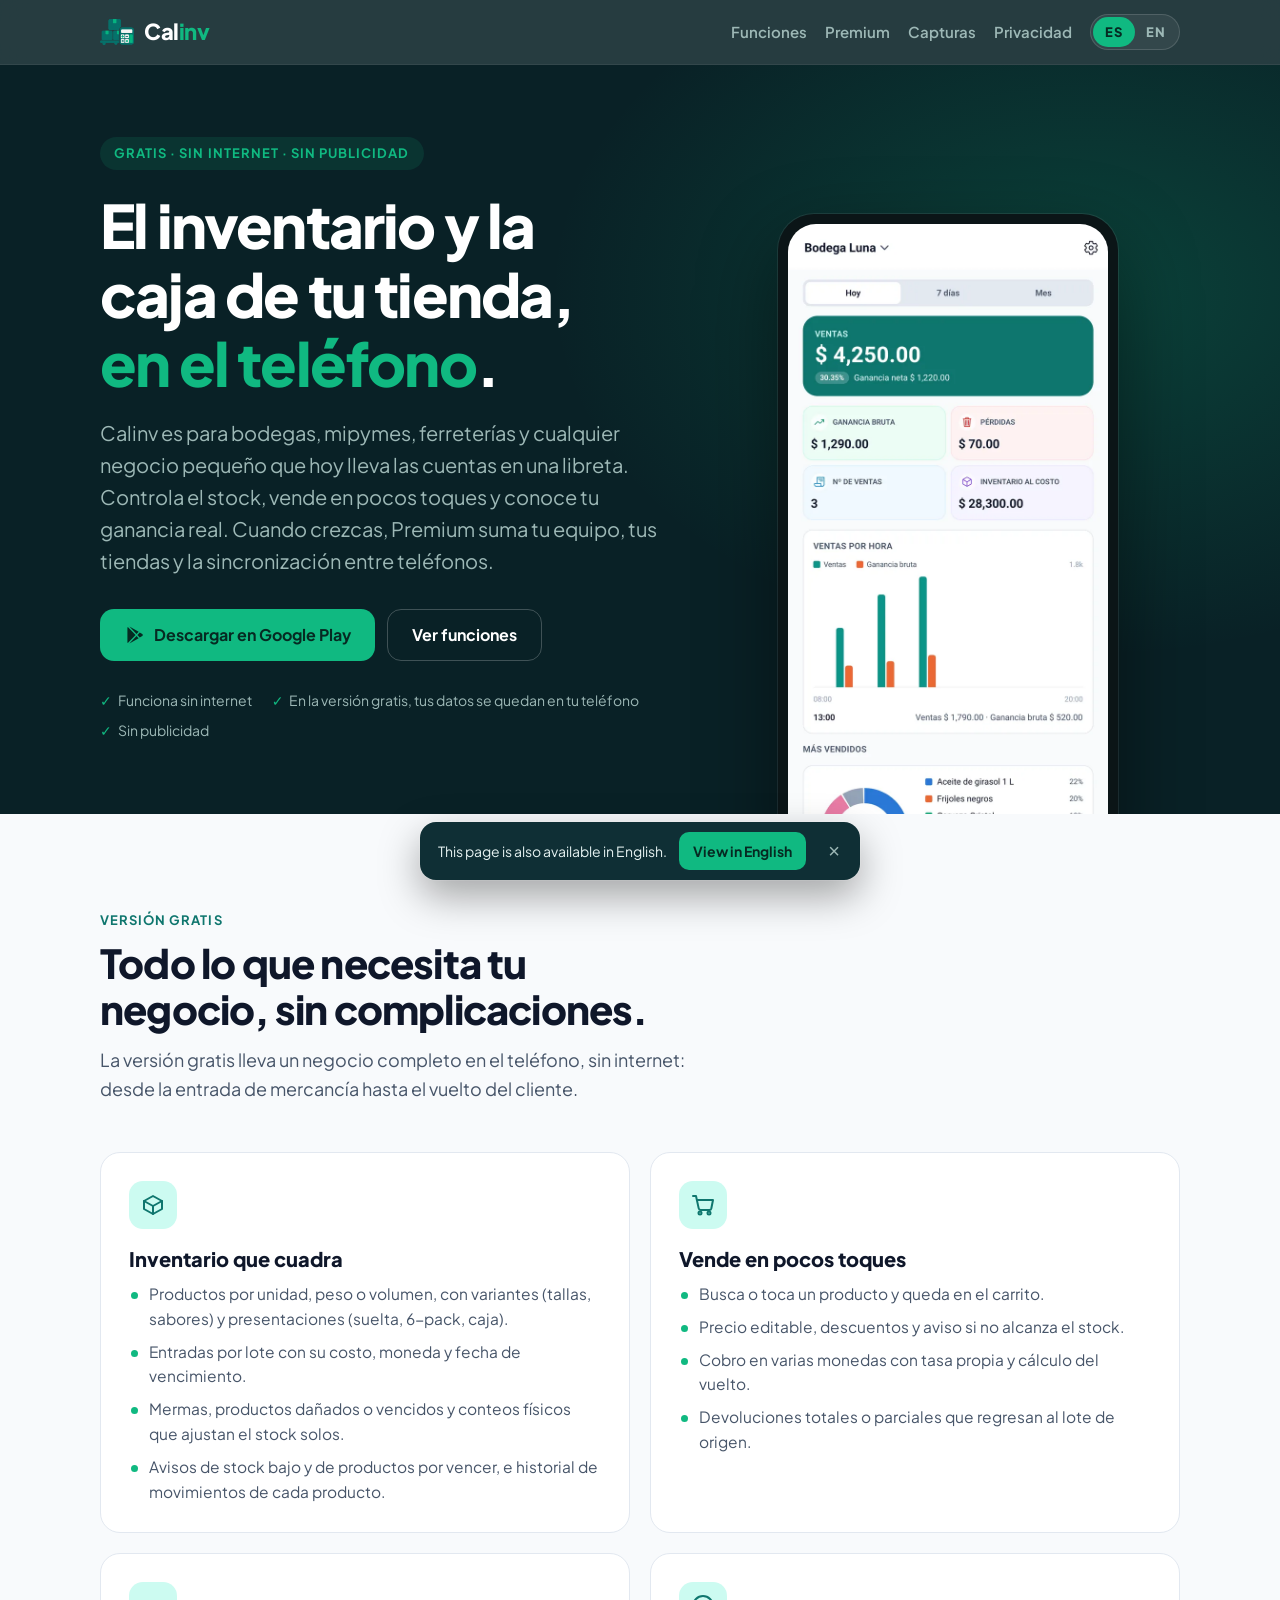
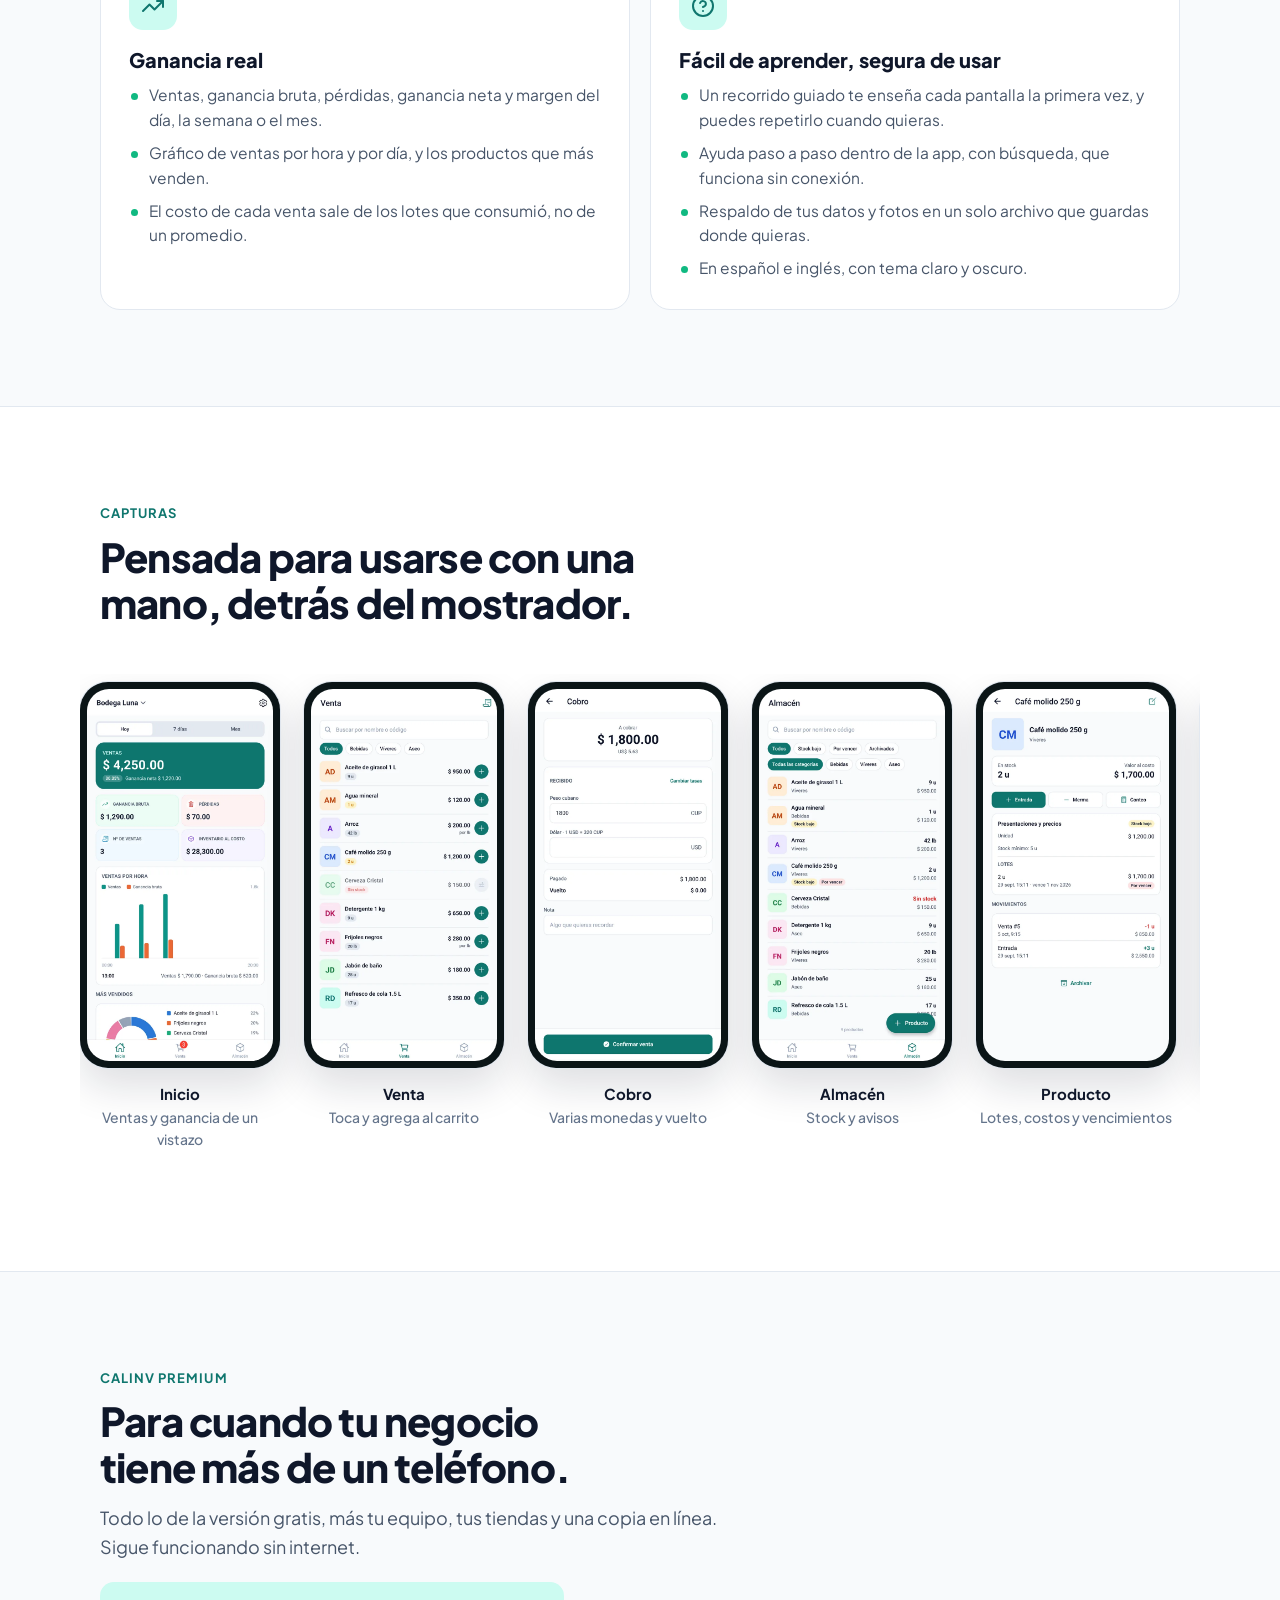
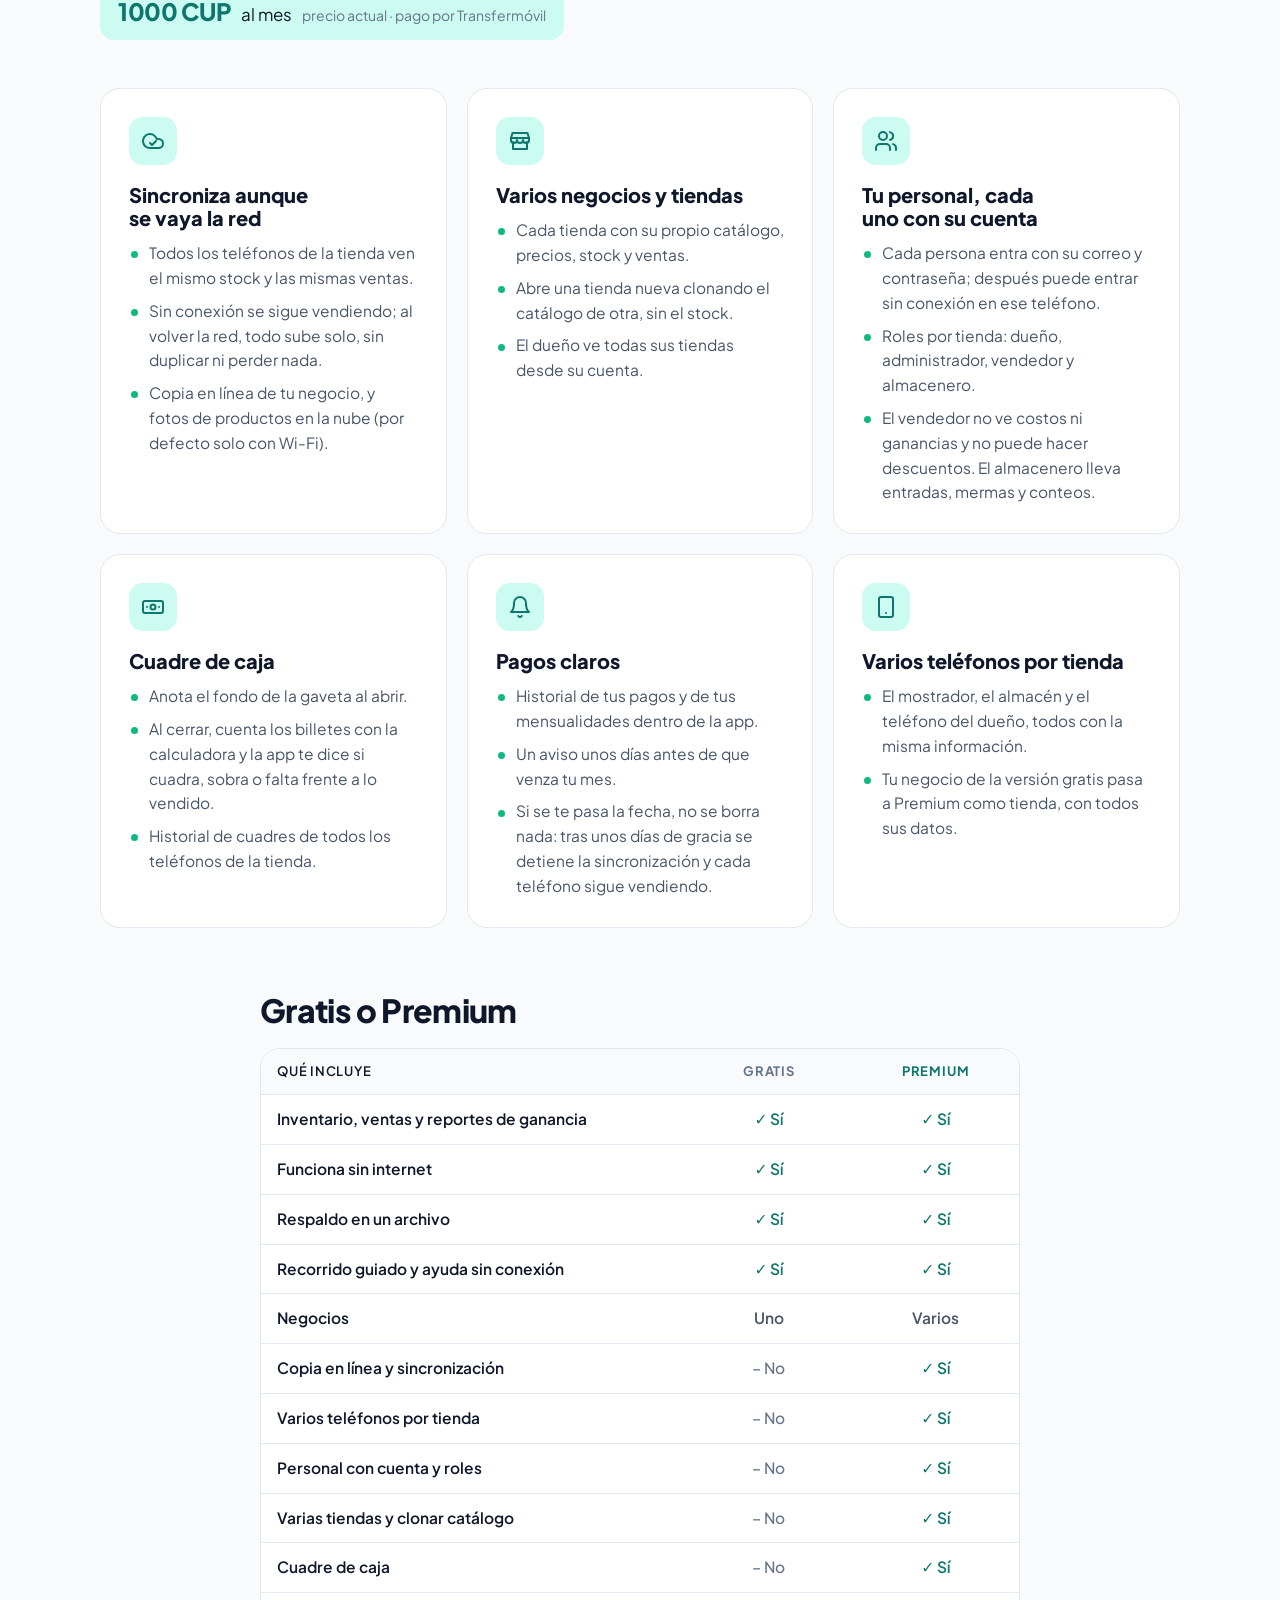
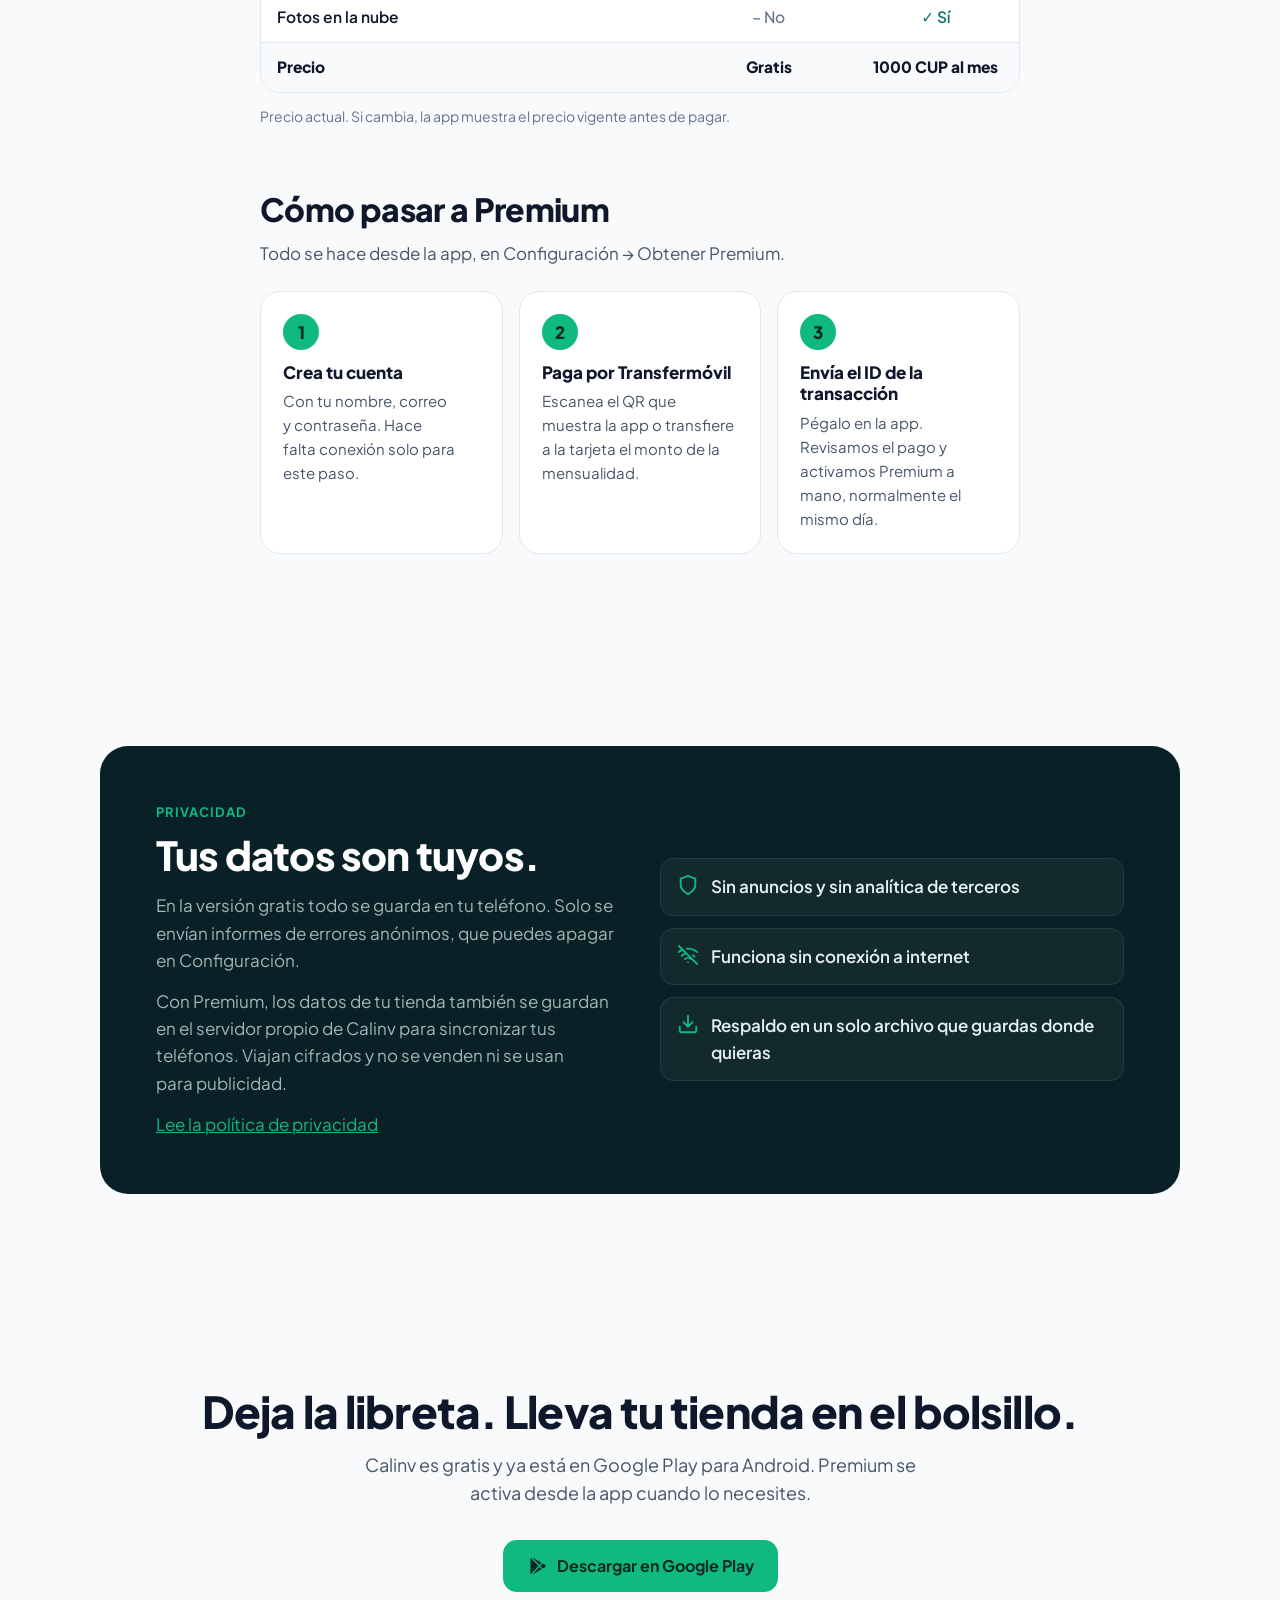
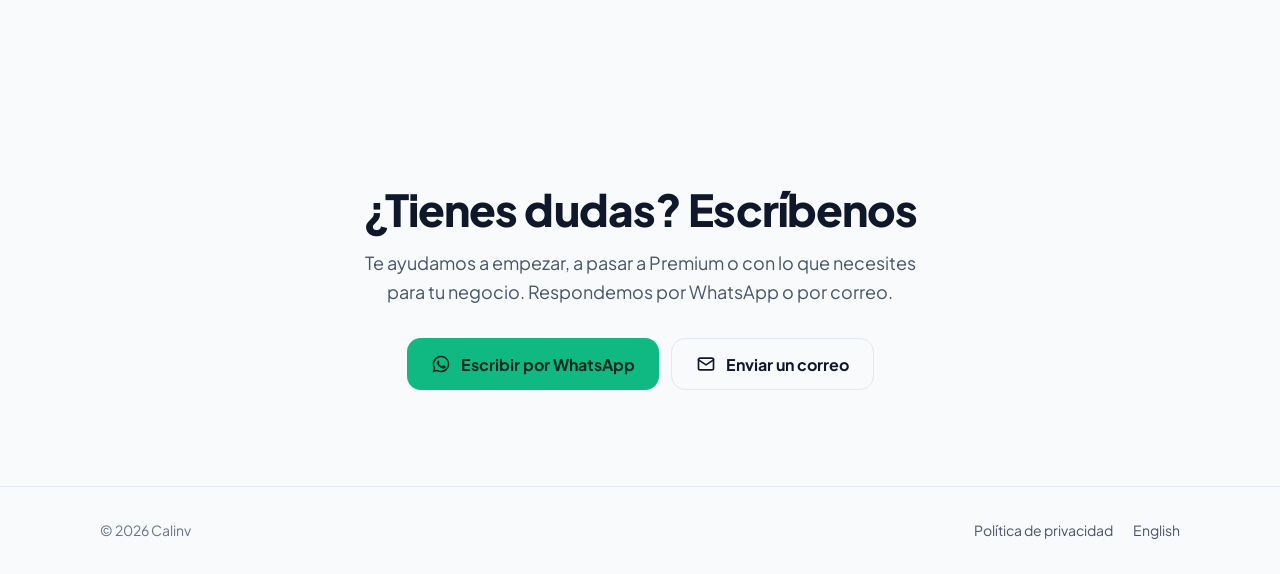
<file: index.html>
<!doctype html>
<html lang="es-419">
<head>
  <meta charset="utf-8">
  <meta name="viewport" content="width=device-width, initial-scale=1">
  <title>Calinv: inventario y ventas para tu tienda, sin internet</title>
  <meta name="description" content="Controla el inventario y las ventas de tu tienda desde el teléfono, sin internet. Gratis para un negocio; con Premium, sincroniza varios teléfonos, varias tiendas, tu personal y el cuadre de caja. En Google Play.">
  <link rel="canonical" href="https://calinv.vercel.app/">
  <link rel="alternate" hreflang="es" href="https://calinv.vercel.app/">
  <link rel="alternate" hreflang="en" href="https://calinv.vercel.app/en">
  <link rel="alternate" hreflang="x-default" href="https://calinv.vercel.app/">
  <meta name="theme-color" content="#092126">
  <link rel="icon" href="/favicon.png" type="image/png">
  <link rel="apple-touch-icon" href="/assets/apple-touch-icon.png">
  <meta property="og:type" content="website">
  <meta property="og:url" content="https://calinv.vercel.app/">
  <meta property="og:title" content="Calinv: inventario y ventas">
  <meta property="og:description" content="El inventario y la caja de tu tienda, en el teléfono y sin internet.">
  <meta property="og:image" content="https://calinv.vercel.app/assets/og.png">
  <meta property="og:locale" content="es_419">
  <meta name="twitter:card" content="summary_large_image">
  <link rel="preconnect" href="https://fonts.googleapis.com">
  <link rel="preconnect" href="https://fonts.gstatic.com" crossorigin>
  <link href="https://fonts.googleapis.com/css2?family=Plus+Jakarta+Sans:wght@400;500;600;700;800&display=swap" rel="stylesheet">
  <link rel="stylesheet" href="/styles.css">
  <script src="/lang.js" defer></script>
</head>
<body>
  <header class="site-header">
    <div class="wrap">
      <a class="logo" href="/" aria-label="Calinv, inicio">
        <img src="/assets/logo-mark.png" alt="" width="34" height="34">
        <span>Cal<span class="inv">inv</span></span>
      </a>
      <nav class="nav" aria-label="Principal">
        <a class="hide-sm" href="#funciones">Funciones</a>
        <a class="hide-sm" href="#premium">Premium</a>
        <a class="hide-sm" href="#capturas">Capturas</a>
        <a class="hide-sm" href="/privacidad">Privacidad</a>
        <div class="lang-switch" data-active="es" role="group" aria-label="Idioma">
          <a href="/" hreflang="es" lang="es" aria-current="page" title="Español">ES</a>
          <a href="/en" hreflang="en" lang="en" title="English">EN</a>
        </div>
      </nav>
    </div>
  </header>

  <main>
    <div class="hero">
      <div class="wrap">
        <div>
          <span class="eyebrow">Gratis · Sin internet · Sin publicidad</span>
          <h1>El inventario y la caja de tu tienda, <em>en el teléfono</em>.</h1>
          <p class="lead">Calinv es para bodegas, mipymes, ferreterías y cualquier negocio pequeño que hoy lleva las cuentas en una libreta. Controla el stock, vende en pocos toques y conoce tu ganancia real. Cuando crezcas, Premium suma tu equipo, tus tiendas y la sincronización entre teléfonos.</p>
          <div class="cta-row">
            <a class="btn btn-primary" href="https://play.google.com/store/apps/details?id=com.calinv.app&amp;hl=es_419" rel="noopener">
              <svg viewBox="0 0 24 24" fill="currentColor" aria-hidden="true"><path d="M4.6 2.3c-.3.3-.5.8-.5 1.4v16.6c0 .6.2 1.1.5 1.4l9.3-9.7-9.3-9.7Zm10.4 10.8 2.6 2.7-11.1 6.4 8.5-9.1Zm3.9-4 3 1.7c.9.5.9 1.9 0 2.4l-3 1.7-2.8-2.9 2.8-2.9ZM6.5 1.8l11.1 6.4-2.6 2.7-8.5-9.1Z"/></svg>
              Descargar en Google Play
            </a>
            <a class="btn btn-ghost" href="#funciones">Ver funciones</a>
          </div>
          <ul class="trust">
            <li>Funciona sin internet</li>
            <li>En la versión gratis, tus datos se quedan en tu teléfono</li>
            <li>Sin publicidad</li>
          </ul>
        </div>
        <div class="hero-phone">
          <div class="phone">
            <img src="/assets/screens/1-inicio.webp" width="672" height="1344" alt="Pantalla de inicio de Calinv con ventas del día, ganancia neta, pérdidas y gráfico de ventas por hora" fetchpriority="high">
          </div>
        </div>
      </div>
    </div>

    <section id="funciones">
      <div class="wrap">
        <div class="section-head">
          <div class="kicker">Versión gratis</div>
          <h2>Todo lo que necesita tu negocio, sin complicaciones.</h2>
          <p>La versión gratis lleva un negocio completo en el teléfono, sin internet: desde la entrada de mercancía hasta el vuelto del cliente.</p>
        </div>
        <div class="features">
          <article class="feature">
            <div class="icon"><svg viewBox="0 0 24 24" fill="none" stroke="currentColor" stroke-width="2" stroke-linecap="round" stroke-linejoin="round" aria-hidden="true"><path d="M21 8 12 3 3 8v8l9 5 9-5V8Z"/><path d="m3 8 9 5 9-5M12 13v8"/></svg></div>
            <h3>Inventario que cuadra</h3>
            <ul>
              <li>Productos por unidad, peso o volumen, con variantes (tallas, sabores) y presentaciones (suelta, 6-pack, caja).</li>
              <li>Entradas por lote con su costo, moneda y fecha de vencimiento.</li>
              <li>Mermas, productos dañados o vencidos y conteos físicos que ajustan el stock solos.</li>
              <li>Avisos de stock bajo y de productos por vencer, e historial de movimientos de cada producto.</li>
            </ul>
          </article>
          <article class="feature">
            <div class="icon"><svg viewBox="0 0 24 24" fill="none" stroke="currentColor" stroke-width="2" stroke-linecap="round" stroke-linejoin="round" aria-hidden="true"><circle cx="9" cy="20" r="1.5"/><circle cx="18" cy="20" r="1.5"/><path d="M2 3h3l2.7 12.4a2 2 0 0 0 2 1.6h8.6a2 2 0 0 0 2-1.5L22 7H6"/></svg></div>
            <h3>Vende en pocos toques</h3>
            <ul>
              <li>Busca o toca un producto y queda en el carrito.</li>
              <li>Precio editable, descuentos y aviso si no alcanza el stock.</li>
              <li>Cobro en varias monedas con tasa propia y cálculo del vuelto.</li>
              <li>Devoluciones totales o parciales que regresan al lote de origen.</li>
            </ul>
          </article>
          <article class="feature">
            <div class="icon"><svg viewBox="0 0 24 24" fill="none" stroke="currentColor" stroke-width="2" stroke-linecap="round" stroke-linejoin="round" aria-hidden="true"><path d="m22 7-8.5 8.5-5-5L2 17"/><path d="M16 7h6v6"/></svg></div>
            <h3>Ganancia real</h3>
            <ul>
              <li>Ventas, ganancia bruta, pérdidas, ganancia neta y margen del día, la semana o el mes.</li>
              <li>Gráfico de ventas por hora y por día, y los productos que más venden.</li>
              <li>El costo de cada venta sale de los lotes que consumió, no de un promedio.</li>
            </ul>
          </article>
          <article class="feature">
            <div class="icon"><svg viewBox="0 0 24 24" fill="none" stroke="currentColor" stroke-width="2" stroke-linecap="round" stroke-linejoin="round" aria-hidden="true"><circle cx="12" cy="12" r="10"/><path d="M9.1 9a3 3 0 0 1 5.8 1c0 2-3 3-3 3M12 17h.01"/></svg></div>
            <h3>Fácil de aprender, segura de usar</h3>
            <ul>
              <li>Un recorrido guiado te enseña cada pantalla la primera vez, y puedes repetirlo cuando quieras.</li>
              <li>Ayuda paso a paso dentro de la app, con búsqueda, que funciona sin conexión.</li>
              <li>Respaldo de tus datos y fotos en un solo archivo que guardas donde quieras.</li>
              <li>En español e inglés, con tema claro y oscuro.</li>
            </ul>
          </article>
        </div>
      </div>
    </section>

    <section id="capturas" class="screens-section">
      <div class="wrap">
        <div class="section-head">
          <div class="kicker">Capturas</div>
          <h2>Pensada para usarse con una mano, detrás del mostrador.</h2>
        </div>
        <div class="screens" tabindex="0" aria-label="Capturas de la app">
          <figure><div class="phone"><img src="/assets/screens/1-inicio.webp" width="672" height="1344" loading="lazy" alt="Resumen del día con ventas y ganancia"></div><figcaption>Inicio<span>Ventas y ganancia de un vistazo</span></figcaption></figure>
          <figure><div class="phone"><img src="/assets/screens/2-venta.webp" width="672" height="1344" loading="lazy" alt="Pantalla de venta con productos y carrito"></div><figcaption>Venta<span>Toca y agrega al carrito</span></figcaption></figure>
          <figure><div class="phone"><img src="/assets/screens/6-cobro.webp" width="672" height="1344" loading="lazy" alt="Cobro en varias monedas con cálculo del vuelto"></div><figcaption>Cobro<span>Varias monedas y vuelto</span></figcaption></figure>
          <figure><div class="phone"><img src="/assets/screens/4-almacen.webp" width="672" height="1344" loading="lazy" alt="Almacén con la lista de productos y su stock"></div><figcaption>Almacén<span>Stock y avisos</span></figcaption></figure>
          <figure><div class="phone"><img src="/assets/screens/5-producto.webp" width="672" height="1344" loading="lazy" alt="Detalle de un producto con lotes y movimientos"></div><figcaption>Producto<span>Lotes, costos y vencimientos</span></figcaption></figure>
          <figure><div class="phone"><img src="/assets/screens/3-historial.webp" width="672" height="1344" loading="lazy" alt="Historial de ventas"></div><figcaption>Historial<span>Cada venta y devolución</span></figcaption></figure>
        </div>
      </div>
    </section>

    <section id="premium">
      <div class="wrap">
        <div class="section-head">
          <div class="kicker">Calinv Premium</div>
          <h2>Para cuando tu negocio tiene más de un teléfono.</h2>
          <p>Todo lo de la versión gratis, más tu equipo, tus tiendas y una copia en línea. Sigue funcionando sin internet.</p>
          <p class="price-tag"><strong>1000 CUP</strong> al mes <span>precio actual · pago por Transfermóvil</span></p>
        </div>
        <div class="features features-3">
          <article class="feature">
            <div class="icon"><svg viewBox="0 0 24 24" fill="none" stroke="currentColor" stroke-width="2" stroke-linecap="round" stroke-linejoin="round" aria-hidden="true"><path d="M17.5 19H9a7 7 0 1 1 6.7-9h1.8a4.5 4.5 0 1 1 0 9Z"/><path d="m9 14 2 2 4-4"/></svg></div>
            <h3>Sincroniza aunque se vaya la red</h3>
            <ul>
              <li>Todos los teléfonos de la tienda ven el mismo stock y las mismas ventas.</li>
              <li>Sin conexión se sigue vendiendo; al volver la red, todo sube solo, sin duplicar ni perder nada.</li>
              <li>Copia en línea de tu negocio, y fotos de productos en la nube (por defecto solo con Wi-Fi).</li>
            </ul>
          </article>
          <article class="feature">
            <div class="icon"><svg viewBox="0 0 24 24" fill="none" stroke="currentColor" stroke-width="2" stroke-linecap="round" stroke-linejoin="round" aria-hidden="true"><path d="M3 9 4.5 4h15L21 9"/><path d="M3 9h18v2a3 3 0 0 1-6 0 3 3 0 0 1-6 0 3 3 0 0 1-6 0V9Z"/><path d="M5 13v7h14v-7"/></svg></div>
            <h3>Varios negocios y tiendas</h3>
            <ul>
              <li>Cada tienda con su propio catálogo, precios, stock y ventas.</li>
              <li>Abre una tienda nueva clonando el catálogo de otra, sin el stock.</li>
              <li>El dueño ve todas sus tiendas desde su cuenta.</li>
            </ul>
          </article>
          <article class="feature">
            <div class="icon"><svg viewBox="0 0 24 24" fill="none" stroke="currentColor" stroke-width="2" stroke-linecap="round" stroke-linejoin="round" aria-hidden="true"><path d="M16 21v-2a4 4 0 0 0-4-4H6a4 4 0 0 0-4 4v2"/><circle cx="9" cy="7" r="4"/><path d="M22 21v-2a4 4 0 0 0-3-3.9M16 3.1a4 4 0 0 1 0 7.8"/></svg></div>
            <h3>Tu personal, cada uno con su cuenta</h3>
            <ul>
              <li>Cada persona entra con su correo y contraseña; después puede entrar sin conexión en ese teléfono.</li>
              <li>Roles por tienda: dueño, administrador, vendedor y almacenero.</li>
              <li>El vendedor no ve costos ni ganancias y no puede hacer descuentos. El almacenero lleva entradas, mermas y conteos.</li>
            </ul>
          </article>
          <article class="feature">
            <div class="icon"><svg viewBox="0 0 24 24" fill="none" stroke="currentColor" stroke-width="2" stroke-linecap="round" stroke-linejoin="round" aria-hidden="true"><rect x="2" y="6" width="20" height="12" rx="2"/><circle cx="12" cy="12" r="2.5"/><path d="M6 12h.01M18 12h.01"/></svg></div>
            <h3>Cuadre de caja</h3>
            <ul>
              <li>Anota el fondo de la gaveta al abrir.</li>
              <li>Al cerrar, cuenta los billetes con la calculadora y la app te dice si cuadra, sobra o falta frente a lo vendido.</li>
              <li>Historial de cuadres de todos los teléfonos de la tienda.</li>
            </ul>
          </article>
          <article class="feature">
            <div class="icon"><svg viewBox="0 0 24 24" fill="none" stroke="currentColor" stroke-width="2" stroke-linecap="round" stroke-linejoin="round" aria-hidden="true"><path d="M6 8a6 6 0 0 1 12 0c0 7 3 9 3 9H3s3-2 3-9"/><path d="M10.3 21a1.9 1.9 0 0 0 3.4 0"/></svg></div>
            <h3>Pagos claros</h3>
            <ul>
              <li>Historial de tus pagos y de tus mensualidades dentro de la app.</li>
              <li>Un aviso unos días antes de que venza tu mes.</li>
              <li>Si se te pasa la fecha, no se borra nada: tras unos días de gracia se detiene la sincronización y cada teléfono sigue vendiendo.</li>
            </ul>
          </article>
          <article class="feature">
            <div class="icon"><svg viewBox="0 0 24 24" fill="none" stroke="currentColor" stroke-width="2" stroke-linecap="round" stroke-linejoin="round" aria-hidden="true"><rect x="5" y="2" width="14" height="20" rx="2"/><path d="M12 18h.01"/></svg></div>
            <h3>Varios teléfonos por tienda</h3>
            <ul>
              <li>El mostrador, el almacén y el teléfono del dueño, todos con la misma información.</li>
              <li>Tu negocio de la versión gratis pasa a Premium como tienda, con todos sus datos.</li>
            </ul>
          </article>
        </div>

        <div class="compare-wrap">
          <h3 class="compare-title">Gratis o Premium</h3>
          <table class="compare">
            <thead>
              <tr><th scope="col">Qué incluye</th><th scope="col">Gratis</th><th scope="col">Premium</th></tr>
            </thead>
            <tbody>
              <tr><th scope="row">Inventario, ventas y reportes de ganancia</th><td class="yes">Sí</td><td class="yes">Sí</td></tr>
              <tr><th scope="row">Funciona sin internet</th><td class="yes">Sí</td><td class="yes">Sí</td></tr>
              <tr><th scope="row">Respaldo en un archivo</th><td class="yes">Sí</td><td class="yes">Sí</td></tr>
              <tr><th scope="row">Recorrido guiado y ayuda sin conexión</th><td class="yes">Sí</td><td class="yes">Sí</td></tr>
              <tr><th scope="row">Negocios</th><td>Uno</td><td>Varios</td></tr>
              <tr><th scope="row">Copia en línea y sincronización</th><td class="no">No</td><td class="yes">Sí</td></tr>
              <tr><th scope="row">Varios teléfonos por tienda</th><td class="no">No</td><td class="yes">Sí</td></tr>
              <tr><th scope="row">Personal con cuenta y roles</th><td class="no">No</td><td class="yes">Sí</td></tr>
              <tr><th scope="row">Varias tiendas y clonar catálogo</th><td class="no">No</td><td class="yes">Sí</td></tr>
              <tr><th scope="row">Cuadre de caja</th><td class="no">No</td><td class="yes">Sí</td></tr>
              <tr><th scope="row">Fotos en la nube</th><td class="no">No</td><td class="yes">Sí</td></tr>
              <tr class="price-row"><th scope="row">Precio</th><td>Gratis</td><td>1000 CUP al mes</td></tr>
            </tbody>
          </table>
          <p class="compare-note">Precio actual. Si cambia, la app muestra el precio vigente antes de pagar.</p>
        </div>

        <div class="steps-head">
          <h3>Cómo pasar a Premium</h3>
          <p>Todo se hace desde la app, en Configuración → Obtener Premium.</p>
        </div>
        <ol class="steps">
          <li>
            <span class="step-num" aria-hidden="true">1</span>
            <h4>Crea tu cuenta</h4>
            <p>Con tu nombre, correo y contraseña. Hace falta conexión solo para este paso.</p>
          </li>
          <li>
            <span class="step-num" aria-hidden="true">2</span>
            <h4>Paga por Transfermóvil</h4>
            <p>Escanea el QR que muestra la app o transfiere a la tarjeta el monto de la mensualidad.</p>
          </li>
          <li>
            <span class="step-num" aria-hidden="true">3</span>
            <h4>Envía el ID de la transacción</h4>
            <p>Pégalo en la app. Revisamos el pago y activamos Premium a mano, normalmente el mismo día.</p>
          </li>
        </ol>
      </div>
    </section>

    <section id="datos">
      <div class="wrap">
        <div class="privacy-band">
          <div>
            <div class="kicker" style="color: var(--accent)">Privacidad</div>
            <h2>Tus datos son tuyos.</h2>
            <p>En la versión gratis todo se guarda en tu teléfono. Solo se envían informes de errores anónimos, que puedes apagar en Configuración.</p>
            <p>Con Premium, los datos de tu tienda también se guardan en el servidor propio de Calinv para sincronizar tus teléfonos. Viajan cifrados y no se venden ni se usan para publicidad.</p>
            <p><a href="/privacidad" style="color: var(--accent)">Lee la política de privacidad</a></p>
          </div>
          <ul>
            <li><svg viewBox="0 0 24 24" fill="none" stroke="currentColor" stroke-width="2" stroke-linecap="round" stroke-linejoin="round" aria-hidden="true"><path d="M12 22s8-4 8-10V5l-8-3-8 3v7c0 6 8 10 8 10Z"/></svg>Sin anuncios y sin analítica de terceros</li>
            <li><svg viewBox="0 0 24 24" fill="none" stroke="currentColor" stroke-width="2" stroke-linecap="round" stroke-linejoin="round" aria-hidden="true"><path d="M2 2l20 20M8.5 16.5a5 5 0 0 1 7 0M2 8.8a15 15 0 0 1 4.2-2.6M10.7 5.1A15 15 0 0 1 22 8.8M5 12.9a10 10 0 0 1 5.2-2.8M17.5 12.4a10 10 0 0 1 1.5 1.3M12 20h.01"/></svg>Funciona sin conexión a internet</li>
            <li><svg viewBox="0 0 24 24" fill="none" stroke="currentColor" stroke-width="2" stroke-linecap="round" stroke-linejoin="round" aria-hidden="true"><path d="M21 15v4a2 2 0 0 1-2 2H5a2 2 0 0 1-2-2v-4M7 10l5 5 5-5M12 15V3"/></svg>Respaldo en un solo archivo que guardas donde quieras</li>
          </ul>
        </div>
      </div>
    </section>

    <section class="final">
      <div class="wrap">
        <h2>Deja la libreta. Lleva tu tienda en el bolsillo.</h2>
        <p>Calinv es gratis y ya está en Google Play para Android. Premium se activa desde la app cuando lo necesites.</p>
        <div class="cta-row">
            <a class="btn btn-primary" href="https://play.google.com/store/apps/details?id=com.calinv.app&amp;hl=es_419" rel="noopener">
            <svg viewBox="0 0 24 24" fill="currentColor" aria-hidden="true"><path d="M4.6 2.3c-.3.3-.5.8-.5 1.4v16.6c0 .6.2 1.1.5 1.4l9.3-9.7-9.3-9.7Zm10.4 10.8 2.6 2.7-11.1 6.4 8.5-9.1Zm3.9-4 3 1.7c.9.5.9 1.9 0 2.4l-3 1.7-2.8-2.9 2.8-2.9ZM6.5 1.8l11.1 6.4-2.6 2.7-8.5-9.1Z"/></svg>
              Descargar en Google Play
            </a>
        </div>
      </div>
    </section>
    <section class="final" id="contacto">
      <div class="wrap">
        <h2>¿Tienes dudas? Escríbenos</h2>
        <p>Te ayudamos a empezar, a pasar a Premium o con lo que necesites para tu negocio. Respondemos por WhatsApp o por correo.</p>
        <div class="cta-row">
          <a class="btn btn-primary" href="https://wa.me/5355179245?text=Hola%2C%20quiero%20saber%20m%C3%A1s%20sobre%20Calinv." target="_blank" rel="noopener">
            <svg viewBox="0 0 24 24" fill="currentColor" aria-hidden="true"><path d="M12 2a10 10 0 0 0-8.6 15.1L2 22l5-1.3A10 10 0 1 0 12 2Zm0 18.2a8.2 8.2 0 0 1-4.2-1.2l-.3-.2-3 .8.8-2.9-.2-.3A8.2 8.2 0 1 1 12 20.2Zm4.5-6.1c-.2-.1-1.5-.7-1.7-.8s-.4-.1-.6.1-.6.8-.8 1-.3.2-.5.1a6.7 6.7 0 0 1-3.3-2.9c-.2-.4.2-.4.7-1.3a.4.4 0 0 0 0-.4l-.8-1.8c-.2-.5-.4-.4-.6-.4h-.5a1 1 0 0 0-.7.3 3 3 0 0 0-.9 2.2 5.2 5.2 0 0 0 1.1 2.7 11.8 11.8 0 0 0 4.6 4c1.7.7 2.3.8 3.2.6a2.7 2.7 0 0 0 1.8-1.2 2.2 2.2 0 0 0 .1-1.3c0-.1-.2-.2-.5-.3Z"/></svg>
            Escribir por WhatsApp
          </a>
          <a class="btn btn-ghost" href="mailto:jorgegmdgonzalez@gmail.com?subject=Consulta%20sobre%20Calinv">
            <svg viewBox="0 0 24 24" fill="none" stroke="currentColor" stroke-width="2" stroke-linecap="round" stroke-linejoin="round" aria-hidden="true"><rect x="3" y="5" width="18" height="14" rx="2"/><path d="m3 7 9 6 9-6"/></svg>
            Enviar un correo
          </a>
        </div>
      </div>
    </section>
  </main>

  <footer class="site-footer">
    <div class="wrap">
      <span>© 2026 Calinv</span>
      <nav aria-label="Pie de página">
        <a href="/privacidad">Política de privacidad</a>
        <a href="/en" hreflang="en" lang="en">English</a>
      </nav>
    </div>
  </footer>
</body>
</html>
</file>
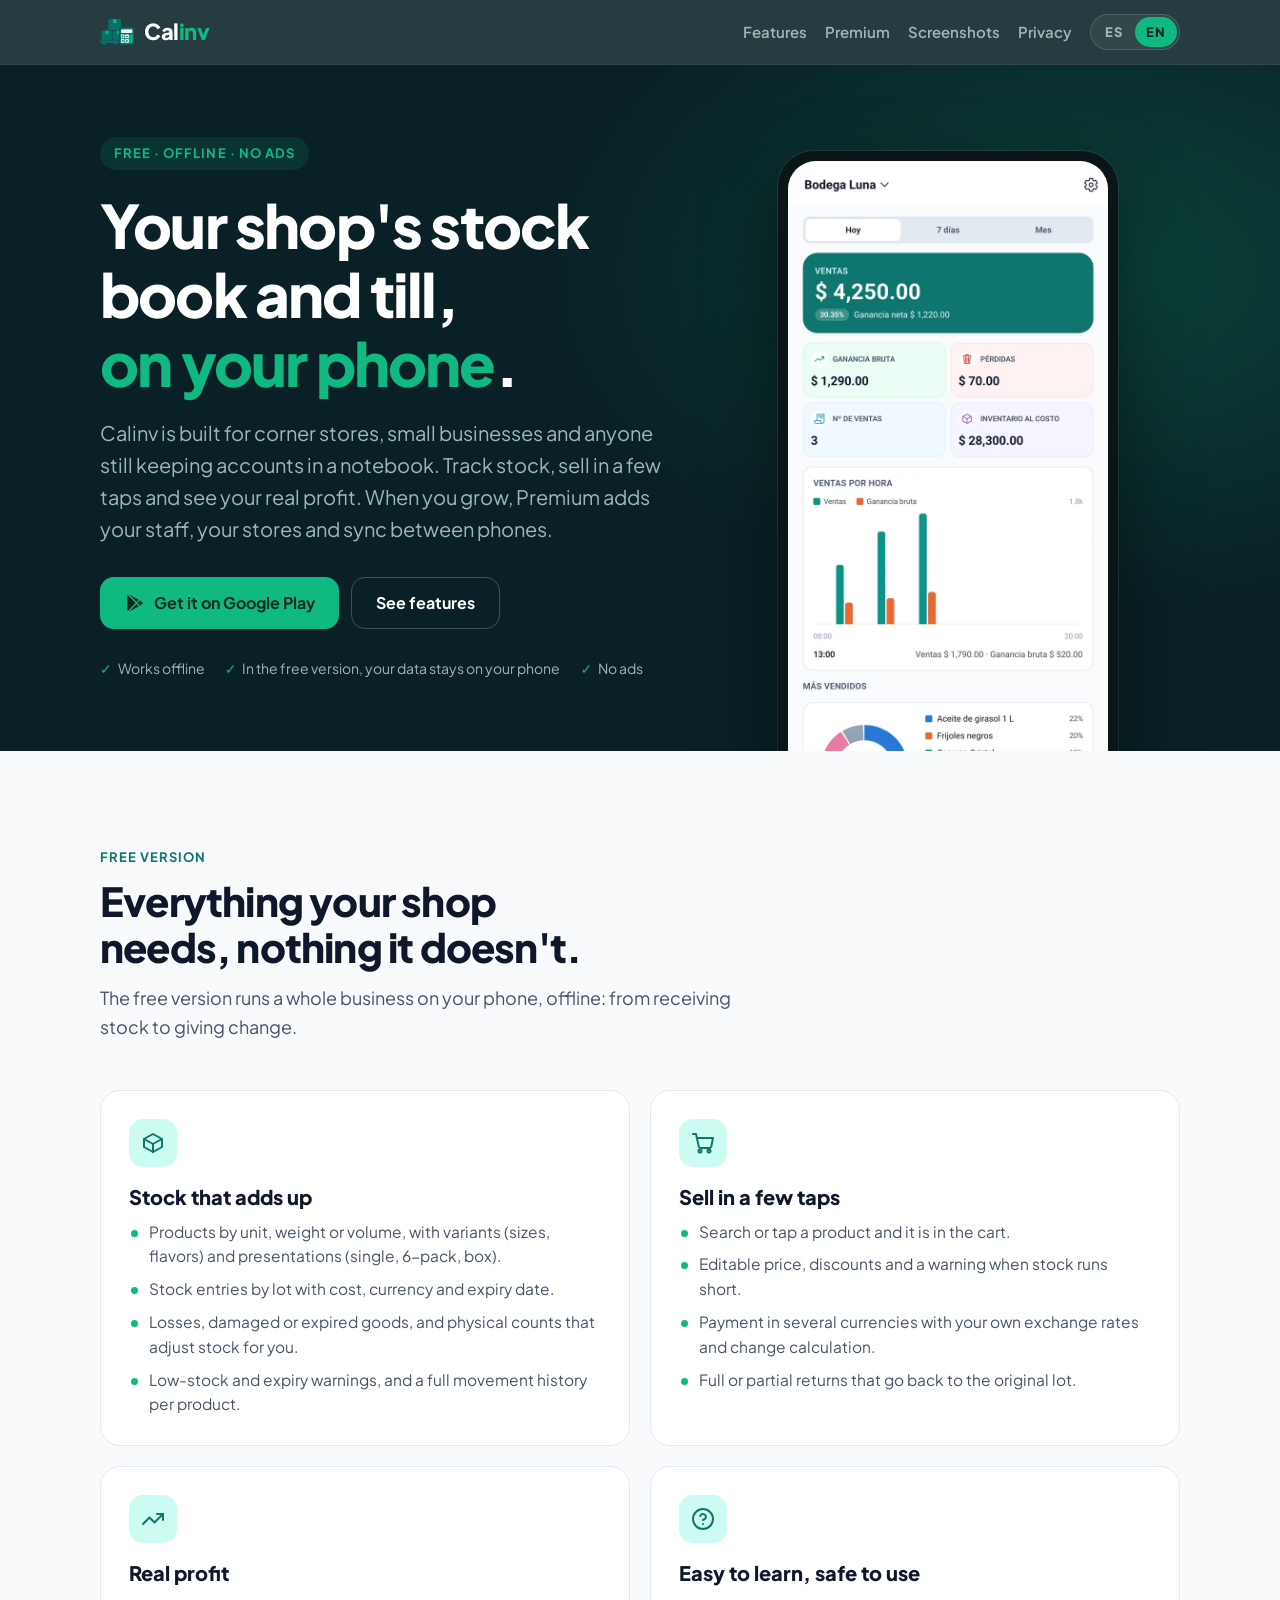
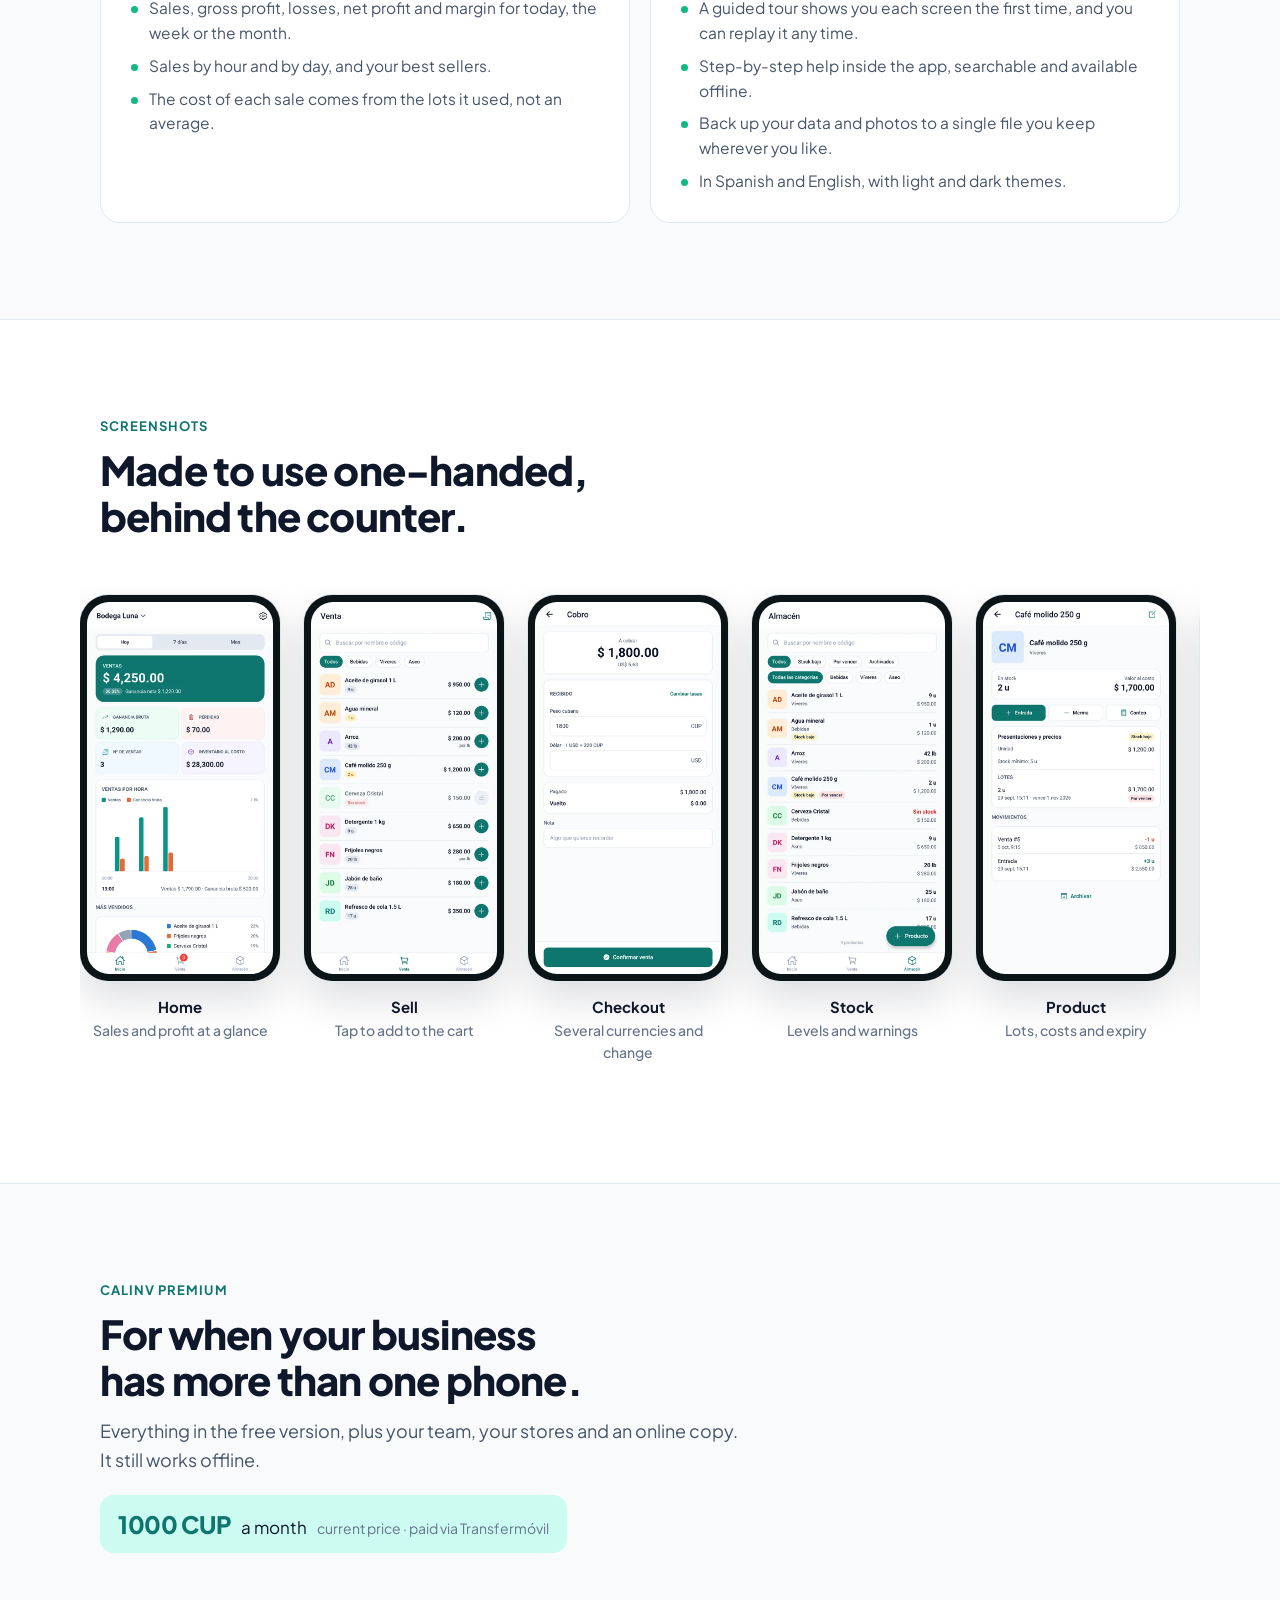
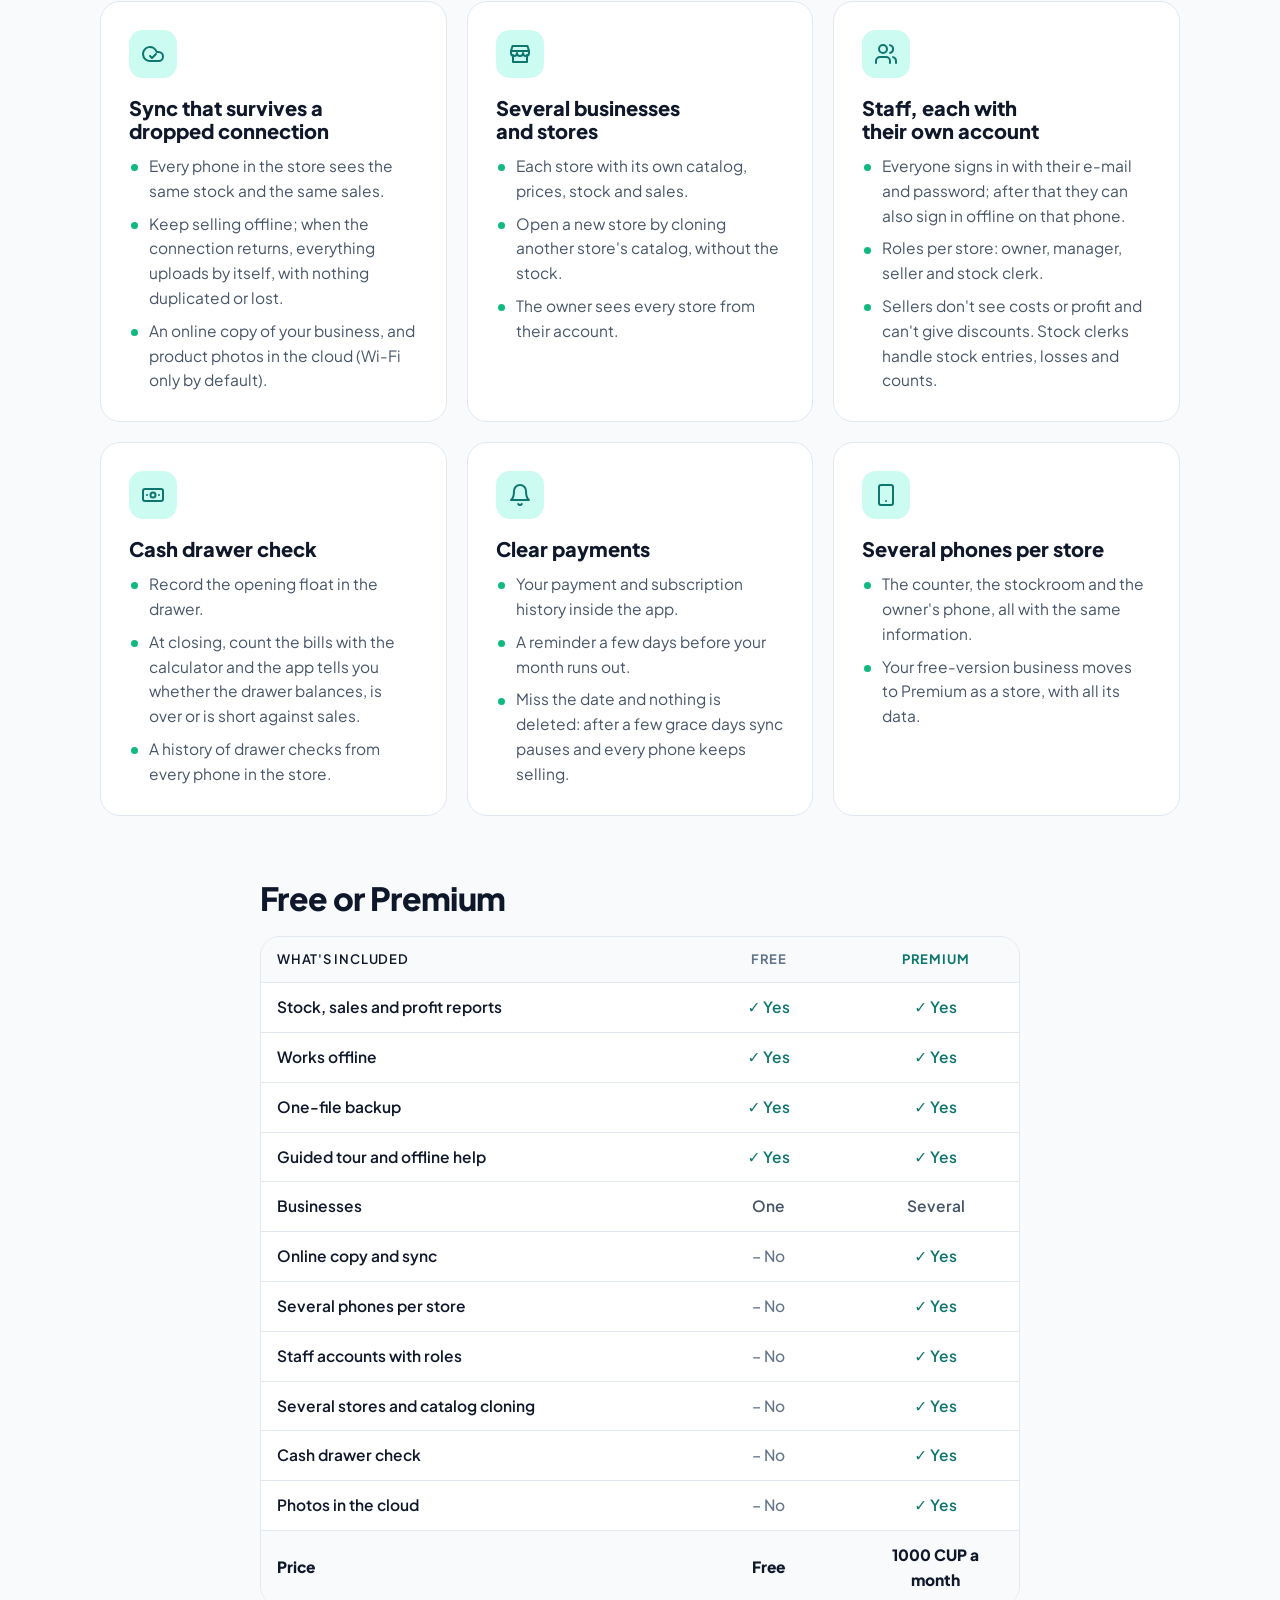
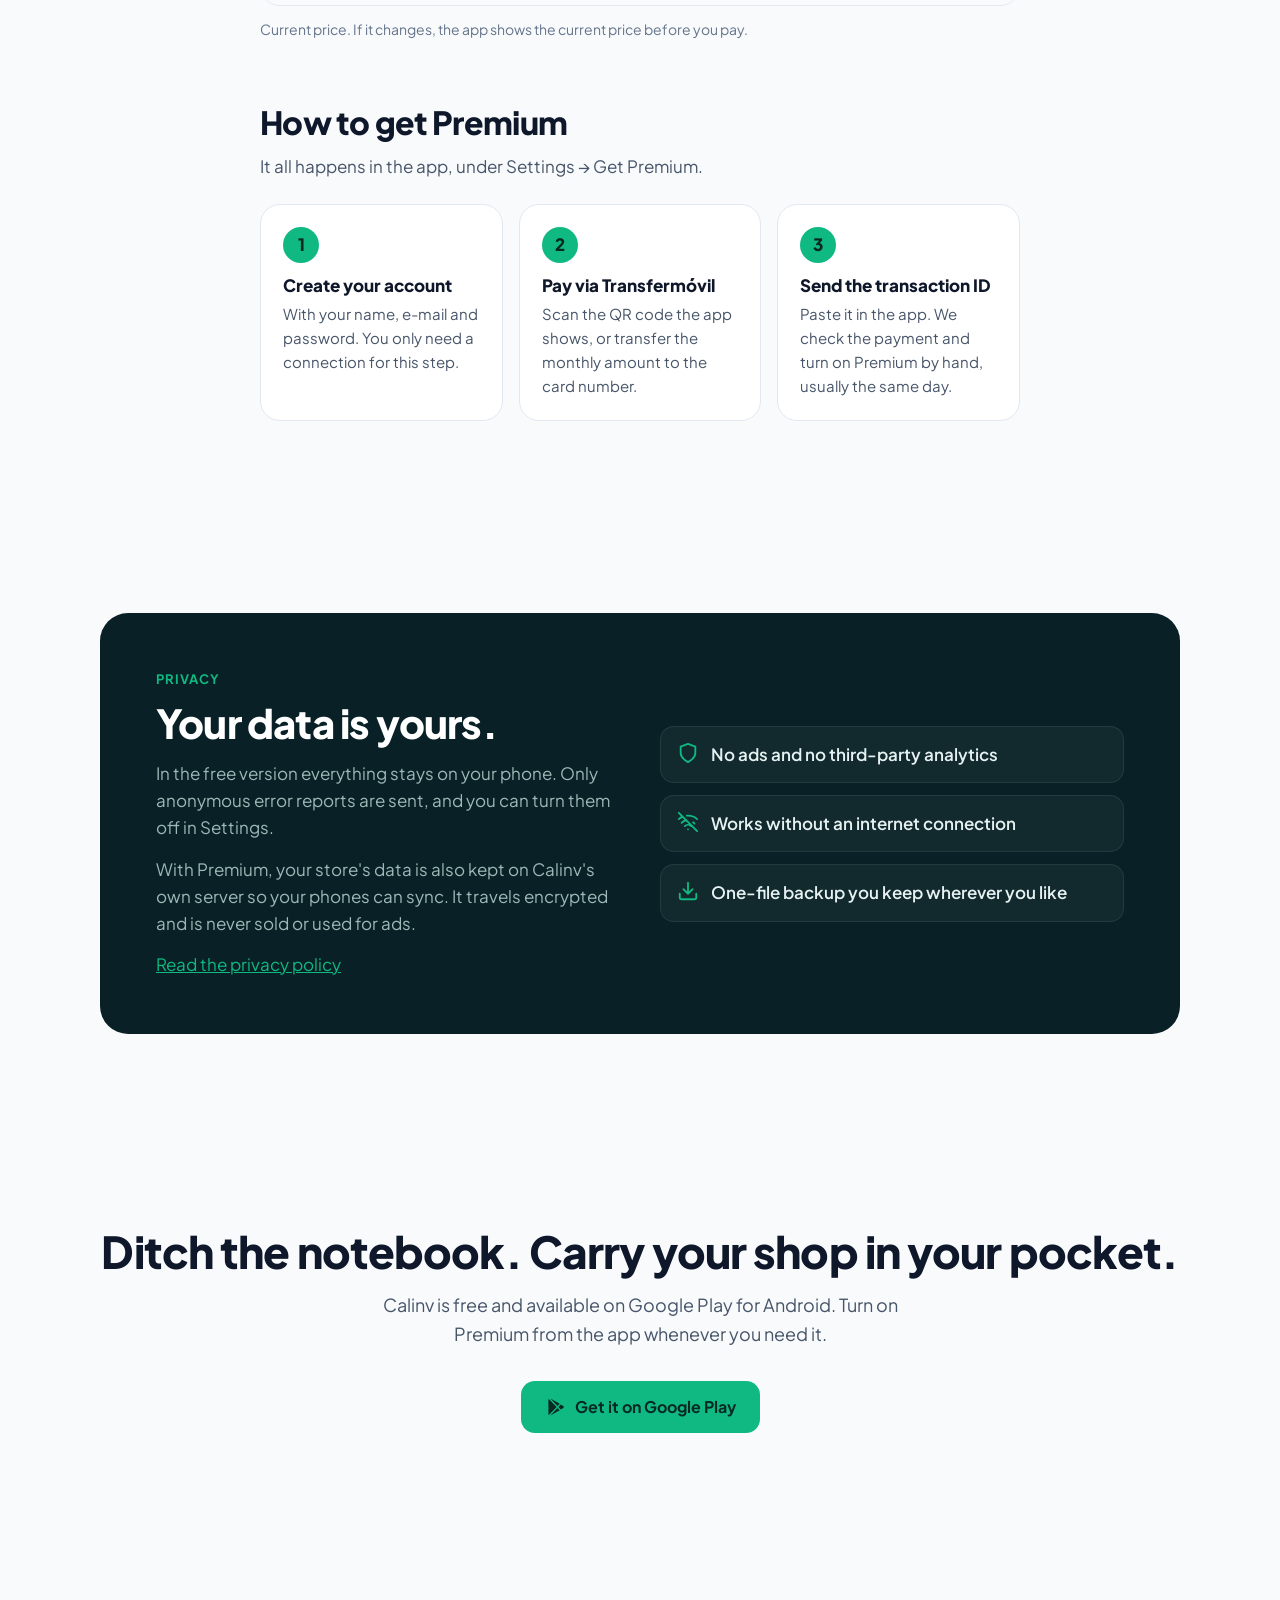
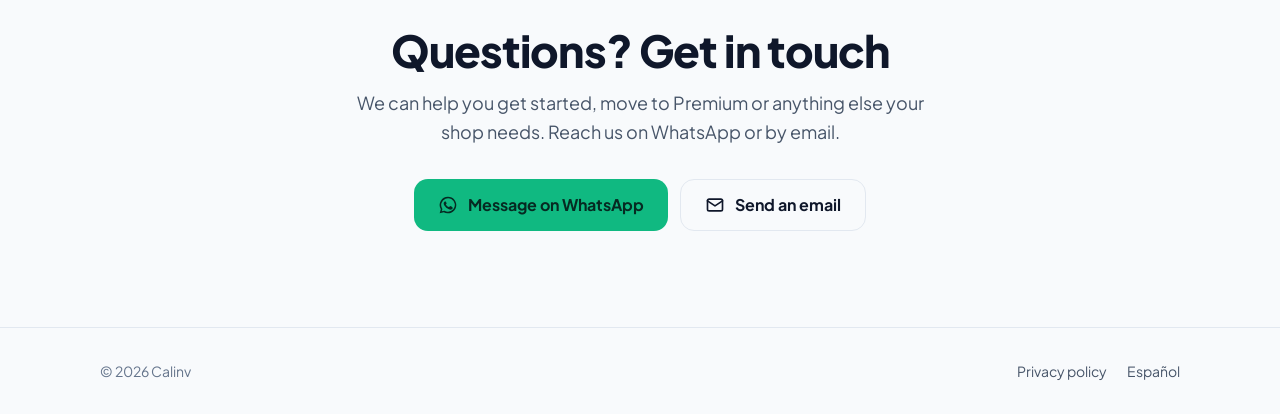
<file: en/index.html>
<!doctype html>
<html lang="en">
<head>
  <meta charset="utf-8">
  <meta name="viewport" content="width=device-width, initial-scale=1">
  <title>Calinv: stock and sales for your shop, offline</title>
  <meta name="description" content="Track your shop's stock and sales on your phone, fully offline. Free for one business; Premium adds sync between phones, several stores, staff accounts and cash drawer checks. Available on Google Play.">
  <link rel="canonical" href="https://calinv.vercel.app/en">
  <link rel="alternate" hreflang="es" href="https://calinv.vercel.app/">
  <link rel="alternate" hreflang="en" href="https://calinv.vercel.app/en">
  <link rel="alternate" hreflang="x-default" href="https://calinv.vercel.app/">
  <meta name="theme-color" content="#092126">
  <link rel="icon" href="/favicon.png" type="image/png">
  <link rel="apple-touch-icon" href="/assets/apple-touch-icon.png">
  <meta property="og:type" content="website">
  <meta property="og:url" content="https://calinv.vercel.app/en">
  <meta property="og:title" content="Calinv: stock &amp; sales">
  <meta property="og:description" content="Your shop's stock book and till, on your phone and offline.">
  <meta property="og:image" content="https://calinv.vercel.app/assets/og.png">
  <meta property="og:locale" content="en_US">
  <meta name="twitter:card" content="summary_large_image">
  <link rel="preconnect" href="https://fonts.googleapis.com">
  <link rel="preconnect" href="https://fonts.gstatic.com" crossorigin>
  <link href="https://fonts.googleapis.com/css2?family=Plus+Jakarta+Sans:wght@400;500;600;700;800&display=swap" rel="stylesheet">
  <link rel="stylesheet" href="/styles.css">
  <script src="/lang.js" defer></script>
</head>
<body>
  <header class="site-header">
    <div class="wrap">
      <a class="logo" href="/en" aria-label="Calinv home">
        <img src="/assets/logo-mark.png" alt="" width="34" height="34">
        <span>Cal<span class="inv">inv</span></span>
      </a>
      <nav class="nav" aria-label="Main">
        <a class="hide-sm" href="#funciones">Features</a>
        <a class="hide-sm" href="#premium">Premium</a>
        <a class="hide-sm" href="#capturas">Screenshots</a>
        <a class="hide-sm" href="/en/privacy">Privacy</a>
        <div class="lang-switch" data-active="en" role="group" aria-label="Language">
          <a href="/" hreflang="es" lang="es" title="Español">ES</a>
          <a href="/en" hreflang="en" lang="en" aria-current="page" title="English">EN</a>
        </div>
      </nav>
    </div>
  </header>

  <main>
    <div class="hero">
      <div class="wrap">
        <div>
          <span class="eyebrow">Free · Offline · No ads</span>
          <h1>Your shop's stock book and till, <em>on your phone</em>.</h1>
          <p class="lead">Calinv is built for corner stores, small businesses and anyone still keeping accounts in a notebook. Track stock, sell in a few taps and see your real profit. When you grow, Premium adds your staff, your stores and sync between phones.</p>
          <div class="cta-row">
            <a class="btn btn-primary" href="https://play.google.com/store/apps/details?id=com.calinv.app&amp;hl=en" rel="noopener">
              <svg viewBox="0 0 24 24" fill="currentColor" aria-hidden="true"><path d="M4.6 2.3c-.3.3-.5.8-.5 1.4v16.6c0 .6.2 1.1.5 1.4l9.3-9.7-9.3-9.7Zm10.4 10.8 2.6 2.7-11.1 6.4 8.5-9.1Zm3.9-4 3 1.7c.9.5.9 1.9 0 2.4l-3 1.7-2.8-2.9 2.8-2.9ZM6.5 1.8l11.1 6.4-2.6 2.7-8.5-9.1Z"/></svg>
              Get it on Google Play
            </a>
            <a class="btn btn-ghost" href="#funciones">See features</a>
          </div>
          <ul class="trust">
            <li>Works offline</li>
            <li>In the free version, your data stays on your phone</li>
            <li>No ads</li>
          </ul>
        </div>
        <div class="hero-phone">
          <div class="phone">
            <img src="/assets/screens/1-inicio.webp" width="672" height="1344" alt="Calinv home screen with today's sales, net profit, losses and an hourly sales chart" fetchpriority="high">
          </div>
        </div>
      </div>
    </div>

    <section id="funciones">
      <div class="wrap">
        <div class="section-head">
          <div class="kicker">Free version</div>
          <h2>Everything your shop needs, nothing it doesn't.</h2>
          <p>The free version runs a whole business on your phone, offline: from receiving stock to giving change.</p>
        </div>
        <div class="features">
          <article class="feature">
            <div class="icon"><svg viewBox="0 0 24 24" fill="none" stroke="currentColor" stroke-width="2" stroke-linecap="round" stroke-linejoin="round" aria-hidden="true"><path d="M21 8 12 3 3 8v8l9 5 9-5V8Z"/><path d="m3 8 9 5 9-5M12 13v8"/></svg></div>
            <h3>Stock that adds up</h3>
            <ul>
              <li>Products by unit, weight or volume, with variants (sizes, flavors) and presentations (single, 6-pack, box).</li>
              <li>Stock entries by lot with cost, currency and expiry date.</li>
              <li>Losses, damaged or expired goods, and physical counts that adjust stock for you.</li>
              <li>Low-stock and expiry warnings, and a full movement history per product.</li>
            </ul>
          </article>
          <article class="feature">
            <div class="icon"><svg viewBox="0 0 24 24" fill="none" stroke="currentColor" stroke-width="2" stroke-linecap="round" stroke-linejoin="round" aria-hidden="true"><circle cx="9" cy="20" r="1.5"/><circle cx="18" cy="20" r="1.5"/><path d="M2 3h3l2.7 12.4a2 2 0 0 0 2 1.6h8.6a2 2 0 0 0 2-1.5L22 7H6"/></svg></div>
            <h3>Sell in a few taps</h3>
            <ul>
              <li>Search or tap a product and it is in the cart.</li>
              <li>Editable price, discounts and a warning when stock runs short.</li>
              <li>Payment in several currencies with your own exchange rates and change calculation.</li>
              <li>Full or partial returns that go back to the original lot.</li>
            </ul>
          </article>
          <article class="feature">
            <div class="icon"><svg viewBox="0 0 24 24" fill="none" stroke="currentColor" stroke-width="2" stroke-linecap="round" stroke-linejoin="round" aria-hidden="true"><path d="m22 7-8.5 8.5-5-5L2 17"/><path d="M16 7h6v6"/></svg></div>
            <h3>Real profit</h3>
            <ul>
              <li>Sales, gross profit, losses, net profit and margin for today, the week or the month.</li>
              <li>Sales by hour and by day, and your best sellers.</li>
              <li>The cost of each sale comes from the lots it used, not an average.</li>
            </ul>
          </article>
          <article class="feature">
            <div class="icon"><svg viewBox="0 0 24 24" fill="none" stroke="currentColor" stroke-width="2" stroke-linecap="round" stroke-linejoin="round" aria-hidden="true"><circle cx="12" cy="12" r="10"/><path d="M9.1 9a3 3 0 0 1 5.8 1c0 2-3 3-3 3M12 17h.01"/></svg></div>
            <h3>Easy to learn, safe to use</h3>
            <ul>
              <li>A guided tour shows you each screen the first time, and you can replay it any time.</li>
              <li>Step-by-step help inside the app, searchable and available offline.</li>
              <li>Back up your data and photos to a single file you keep wherever you like.</li>
              <li>In Spanish and English, with light and dark themes.</li>
            </ul>
          </article>
        </div>
      </div>
    </section>

    <section id="capturas" class="screens-section">
      <div class="wrap">
        <div class="section-head">
          <div class="kicker">Screenshots</div>
          <h2>Made to use one-handed, behind the counter.</h2>
        </div>
        <div class="screens" tabindex="0" aria-label="App screenshots">
          <figure><div class="phone"><img src="/assets/screens/1-inicio.webp" width="672" height="1344" loading="lazy" alt="Daily summary with sales and profit"></div><figcaption>Home<span>Sales and profit at a glance</span></figcaption></figure>
          <figure><div class="phone"><img src="/assets/screens/2-venta.webp" width="672" height="1344" loading="lazy" alt="Sale screen with products and cart"></div><figcaption>Sell<span>Tap to add to the cart</span></figcaption></figure>
          <figure><div class="phone"><img src="/assets/screens/6-cobro.webp" width="672" height="1344" loading="lazy" alt="Multi-currency payment with change calculation"></div><figcaption>Checkout<span>Several currencies and change</span></figcaption></figure>
          <figure><div class="phone"><img src="/assets/screens/4-almacen.webp" width="672" height="1344" loading="lazy" alt="Stock list with quantities"></div><figcaption>Stock<span>Levels and warnings</span></figcaption></figure>
          <figure><div class="phone"><img src="/assets/screens/5-producto.webp" width="672" height="1344" loading="lazy" alt="Product detail with lots and movements"></div><figcaption>Product<span>Lots, costs and expiry</span></figcaption></figure>
          <figure><div class="phone"><img src="/assets/screens/3-historial.webp" width="672" height="1344" loading="lazy" alt="Sales history"></div><figcaption>History<span>Every sale and return</span></figcaption></figure>
        </div>
      </div>
    </section>

    <section id="premium">
      <div class="wrap">
        <div class="section-head">
          <div class="kicker">Calinv Premium</div>
          <h2>For when your business has more than one phone.</h2>
          <p>Everything in the free version, plus your team, your stores and an online copy. It still works offline.</p>
          <p class="price-tag"><strong>1000 CUP</strong> a month <span>current price · paid via Transfermóvil</span></p>
        </div>
        <div class="features features-3">
          <article class="feature">
            <div class="icon"><svg viewBox="0 0 24 24" fill="none" stroke="currentColor" stroke-width="2" stroke-linecap="round" stroke-linejoin="round" aria-hidden="true"><path d="M17.5 19H9a7 7 0 1 1 6.7-9h1.8a4.5 4.5 0 1 1 0 9Z"/><path d="m9 14 2 2 4-4"/></svg></div>
            <h3>Sync that survives a dropped connection</h3>
            <ul>
              <li>Every phone in the store sees the same stock and the same sales.</li>
              <li>Keep selling offline; when the connection returns, everything uploads by itself, with nothing duplicated or lost.</li>
              <li>An online copy of your business, and product photos in the cloud (Wi-Fi only by default).</li>
            </ul>
          </article>
          <article class="feature">
            <div class="icon"><svg viewBox="0 0 24 24" fill="none" stroke="currentColor" stroke-width="2" stroke-linecap="round" stroke-linejoin="round" aria-hidden="true"><path d="M3 9 4.5 4h15L21 9"/><path d="M3 9h18v2a3 3 0 0 1-6 0 3 3 0 0 1-6 0 3 3 0 0 1-6 0V9Z"/><path d="M5 13v7h14v-7"/></svg></div>
            <h3>Several businesses and stores</h3>
            <ul>
              <li>Each store with its own catalog, prices, stock and sales.</li>
              <li>Open a new store by cloning another store's catalog, without the stock.</li>
              <li>The owner sees every store from their account.</li>
            </ul>
          </article>
          <article class="feature">
            <div class="icon"><svg viewBox="0 0 24 24" fill="none" stroke="currentColor" stroke-width="2" stroke-linecap="round" stroke-linejoin="round" aria-hidden="true"><path d="M16 21v-2a4 4 0 0 0-4-4H6a4 4 0 0 0-4 4v2"/><circle cx="9" cy="7" r="4"/><path d="M22 21v-2a4 4 0 0 0-3-3.9M16 3.1a4 4 0 0 1 0 7.8"/></svg></div>
            <h3>Staff, each with their own account</h3>
            <ul>
              <li>Everyone signs in with their e-mail and password; after that they can also sign in offline on that phone.</li>
              <li>Roles per store: owner, manager, seller and stock clerk.</li>
              <li>Sellers don't see costs or profit and can't give discounts. Stock clerks handle stock entries, losses and counts.</li>
            </ul>
          </article>
          <article class="feature">
            <div class="icon"><svg viewBox="0 0 24 24" fill="none" stroke="currentColor" stroke-width="2" stroke-linecap="round" stroke-linejoin="round" aria-hidden="true"><rect x="2" y="6" width="20" height="12" rx="2"/><circle cx="12" cy="12" r="2.5"/><path d="M6 12h.01M18 12h.01"/></svg></div>
            <h3>Cash drawer check</h3>
            <ul>
              <li>Record the opening float in the drawer.</li>
              <li>At closing, count the bills with the calculator and the app tells you whether the drawer balances, is over or is short against sales.</li>
              <li>A history of drawer checks from every phone in the store.</li>
            </ul>
          </article>
          <article class="feature">
            <div class="icon"><svg viewBox="0 0 24 24" fill="none" stroke="currentColor" stroke-width="2" stroke-linecap="round" stroke-linejoin="round" aria-hidden="true"><path d="M6 8a6 6 0 0 1 12 0c0 7 3 9 3 9H3s3-2 3-9"/><path d="M10.3 21a1.9 1.9 0 0 0 3.4 0"/></svg></div>
            <h3>Clear payments</h3>
            <ul>
              <li>Your payment and subscription history inside the app.</li>
              <li>A reminder a few days before your month runs out.</li>
              <li>Miss the date and nothing is deleted: after a few grace days sync pauses and every phone keeps selling.</li>
            </ul>
          </article>
          <article class="feature">
            <div class="icon"><svg viewBox="0 0 24 24" fill="none" stroke="currentColor" stroke-width="2" stroke-linecap="round" stroke-linejoin="round" aria-hidden="true"><rect x="5" y="2" width="14" height="20" rx="2"/><path d="M12 18h.01"/></svg></div>
            <h3>Several phones per store</h3>
            <ul>
              <li>The counter, the stockroom and the owner's phone, all with the same information.</li>
              <li>Your free-version business moves to Premium as a store, with all its data.</li>
            </ul>
          </article>
        </div>

        <div class="compare-wrap">
          <h3 class="compare-title">Free or Premium</h3>
          <table class="compare">
            <thead>
              <tr><th scope="col">What's included</th><th scope="col">Free</th><th scope="col">Premium</th></tr>
            </thead>
            <tbody>
              <tr><th scope="row">Stock, sales and profit reports</th><td class="yes">Yes</td><td class="yes">Yes</td></tr>
              <tr><th scope="row">Works offline</th><td class="yes">Yes</td><td class="yes">Yes</td></tr>
              <tr><th scope="row">One-file backup</th><td class="yes">Yes</td><td class="yes">Yes</td></tr>
              <tr><th scope="row">Guided tour and offline help</th><td class="yes">Yes</td><td class="yes">Yes</td></tr>
              <tr><th scope="row">Businesses</th><td>One</td><td>Several</td></tr>
              <tr><th scope="row">Online copy and sync</th><td class="no">No</td><td class="yes">Yes</td></tr>
              <tr><th scope="row">Several phones per store</th><td class="no">No</td><td class="yes">Yes</td></tr>
              <tr><th scope="row">Staff accounts with roles</th><td class="no">No</td><td class="yes">Yes</td></tr>
              <tr><th scope="row">Several stores and catalog cloning</th><td class="no">No</td><td class="yes">Yes</td></tr>
              <tr><th scope="row">Cash drawer check</th><td class="no">No</td><td class="yes">Yes</td></tr>
              <tr><th scope="row">Photos in the cloud</th><td class="no">No</td><td class="yes">Yes</td></tr>
              <tr class="price-row"><th scope="row">Price</th><td>Free</td><td>1000 CUP a month</td></tr>
            </tbody>
          </table>
          <p class="compare-note">Current price. If it changes, the app shows the current price before you pay.</p>
        </div>

        <div class="steps-head">
          <h3>How to get Premium</h3>
          <p>It all happens in the app, under Settings → Get Premium.</p>
        </div>
        <ol class="steps">
          <li>
            <span class="step-num" aria-hidden="true">1</span>
            <h4>Create your account</h4>
            <p>With your name, e-mail and password. You only need a connection for this step.</p>
          </li>
          <li>
            <span class="step-num" aria-hidden="true">2</span>
            <h4>Pay via Transfermóvil</h4>
            <p>Scan the QR code the app shows, or transfer the monthly amount to the card number.</p>
          </li>
          <li>
            <span class="step-num" aria-hidden="true">3</span>
            <h4>Send the transaction ID</h4>
            <p>Paste it in the app. We check the payment and turn on Premium by hand, usually the same day.</p>
          </li>
        </ol>
      </div>
    </section>

    <section id="datos">
      <div class="wrap">
        <div class="privacy-band">
          <div>
            <div class="kicker" style="color: var(--accent)">Privacy</div>
            <h2>Your data is yours.</h2>
            <p>In the free version everything stays on your phone. Only anonymous error reports are sent, and you can turn them off in Settings.</p>
            <p>With Premium, your store's data is also kept on Calinv's own server so your phones can sync. It travels encrypted and is never sold or used for ads.</p>
            <p><a href="/en/privacy" style="color: var(--accent)">Read the privacy policy</a></p>
          </div>
          <ul>
            <li><svg viewBox="0 0 24 24" fill="none" stroke="currentColor" stroke-width="2" stroke-linecap="round" stroke-linejoin="round" aria-hidden="true"><path d="M12 22s8-4 8-10V5l-8-3-8 3v7c0 6 8 10 8 10Z"/></svg>No ads and no third-party analytics</li>
            <li><svg viewBox="0 0 24 24" fill="none" stroke="currentColor" stroke-width="2" stroke-linecap="round" stroke-linejoin="round" aria-hidden="true"><path d="M2 2l20 20M8.5 16.5a5 5 0 0 1 7 0M2 8.8a15 15 0 0 1 4.2-2.6M10.7 5.1A15 15 0 0 1 22 8.8M5 12.9a10 10 0 0 1 5.2-2.8M17.5 12.4a10 10 0 0 1 1.5 1.3M12 20h.01"/></svg>Works without an internet connection</li>
            <li><svg viewBox="0 0 24 24" fill="none" stroke="currentColor" stroke-width="2" stroke-linecap="round" stroke-linejoin="round" aria-hidden="true"><path d="M21 15v4a2 2 0 0 1-2 2H5a2 2 0 0 1-2-2v-4M7 10l5 5 5-5M12 15V3"/></svg>One-file backup you keep wherever you like</li>
          </ul>
        </div>
      </div>
    </section>

    <section class="final">
      <div class="wrap">
        <h2>Ditch the notebook. Carry your shop in your pocket.</h2>
        <p>Calinv is free and available on Google Play for Android. Turn on Premium from the app whenever you need it.</p>
        <div class="cta-row">
            <a class="btn btn-primary" href="https://play.google.com/store/apps/details?id=com.calinv.app&amp;hl=en" rel="noopener">
            <svg viewBox="0 0 24 24" fill="currentColor" aria-hidden="true"><path d="M4.6 2.3c-.3.3-.5.8-.5 1.4v16.6c0 .6.2 1.1.5 1.4l9.3-9.7-9.3-9.7Zm10.4 10.8 2.6 2.7-11.1 6.4 8.5-9.1Zm3.9-4 3 1.7c.9.5.9 1.9 0 2.4l-3 1.7-2.8-2.9 2.8-2.9ZM6.5 1.8l11.1 6.4-2.6 2.7-8.5-9.1Z"/></svg>
              Get it on Google Play
            </a>
        </div>
      </div>
    </section>
    <section class="final" id="contacto">
      <div class="wrap">
        <h2>Questions? Get in touch</h2>
        <p>We can help you get started, move to Premium or anything else your shop needs. Reach us on WhatsApp or by email.</p>
        <div class="cta-row">
          <a class="btn btn-primary" href="https://wa.me/5355179245?text=Hi%2C%20I%27d%20like%20to%20know%20more%20about%20Calinv." target="_blank" rel="noopener">
            <svg viewBox="0 0 24 24" fill="currentColor" aria-hidden="true"><path d="M12 2a10 10 0 0 0-8.6 15.1L2 22l5-1.3A10 10 0 1 0 12 2Zm0 18.2a8.2 8.2 0 0 1-4.2-1.2l-.3-.2-3 .8.8-2.9-.2-.3A8.2 8.2 0 1 1 12 20.2Zm4.5-6.1c-.2-.1-1.5-.7-1.7-.8s-.4-.1-.6.1-.6.8-.8 1-.3.2-.5.1a6.7 6.7 0 0 1-3.3-2.9c-.2-.4.2-.4.7-1.3a.4.4 0 0 0 0-.4l-.8-1.8c-.2-.5-.4-.4-.6-.4h-.5a1 1 0 0 0-.7.3 3 3 0 0 0-.9 2.2 5.2 5.2 0 0 0 1.1 2.7 11.8 11.8 0 0 0 4.6 4c1.7.7 2.3.8 3.2.6a2.7 2.7 0 0 0 1.8-1.2 2.2 2.2 0 0 0 .1-1.3c0-.1-.2-.2-.5-.3Z"/></svg>
            Message on WhatsApp
          </a>
          <a class="btn btn-ghost" href="mailto:jorgegmdgonzalez@gmail.com?subject=Question%20about%20Calinv">
            <svg viewBox="0 0 24 24" fill="none" stroke="currentColor" stroke-width="2" stroke-linecap="round" stroke-linejoin="round" aria-hidden="true"><rect x="3" y="5" width="18" height="14" rx="2"/><path d="m3 7 9 6 9-6"/></svg>
            Send an email
          </a>
        </div>
      </div>
    </section>
  </main>

  <footer class="site-footer">
    <div class="wrap">
      <span>© 2026 Calinv</span>
      <nav aria-label="Footer">
        <a href="/en/privacy">Privacy policy</a>
        <a href="/" hreflang="es" lang="es">Español</a>
      </nav>
    </div>
  </footer>
</body>
</html>
</file>
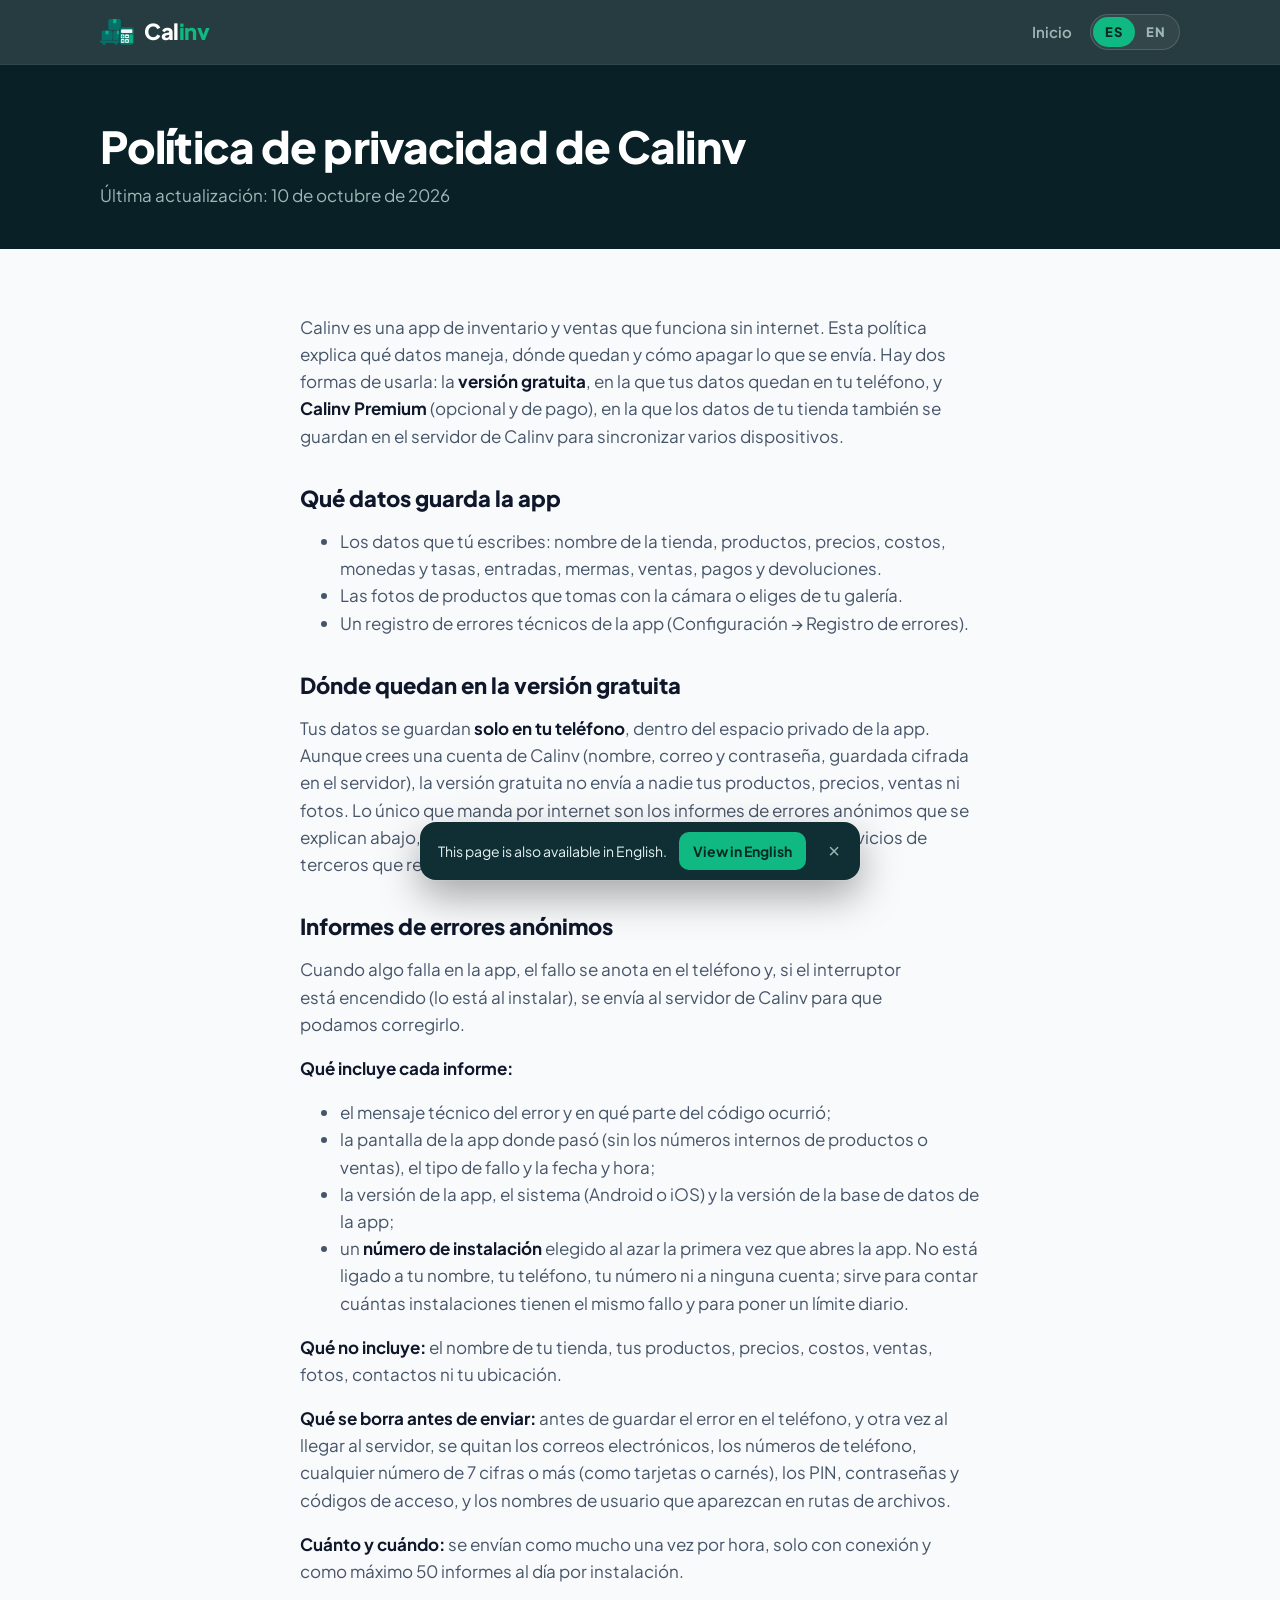
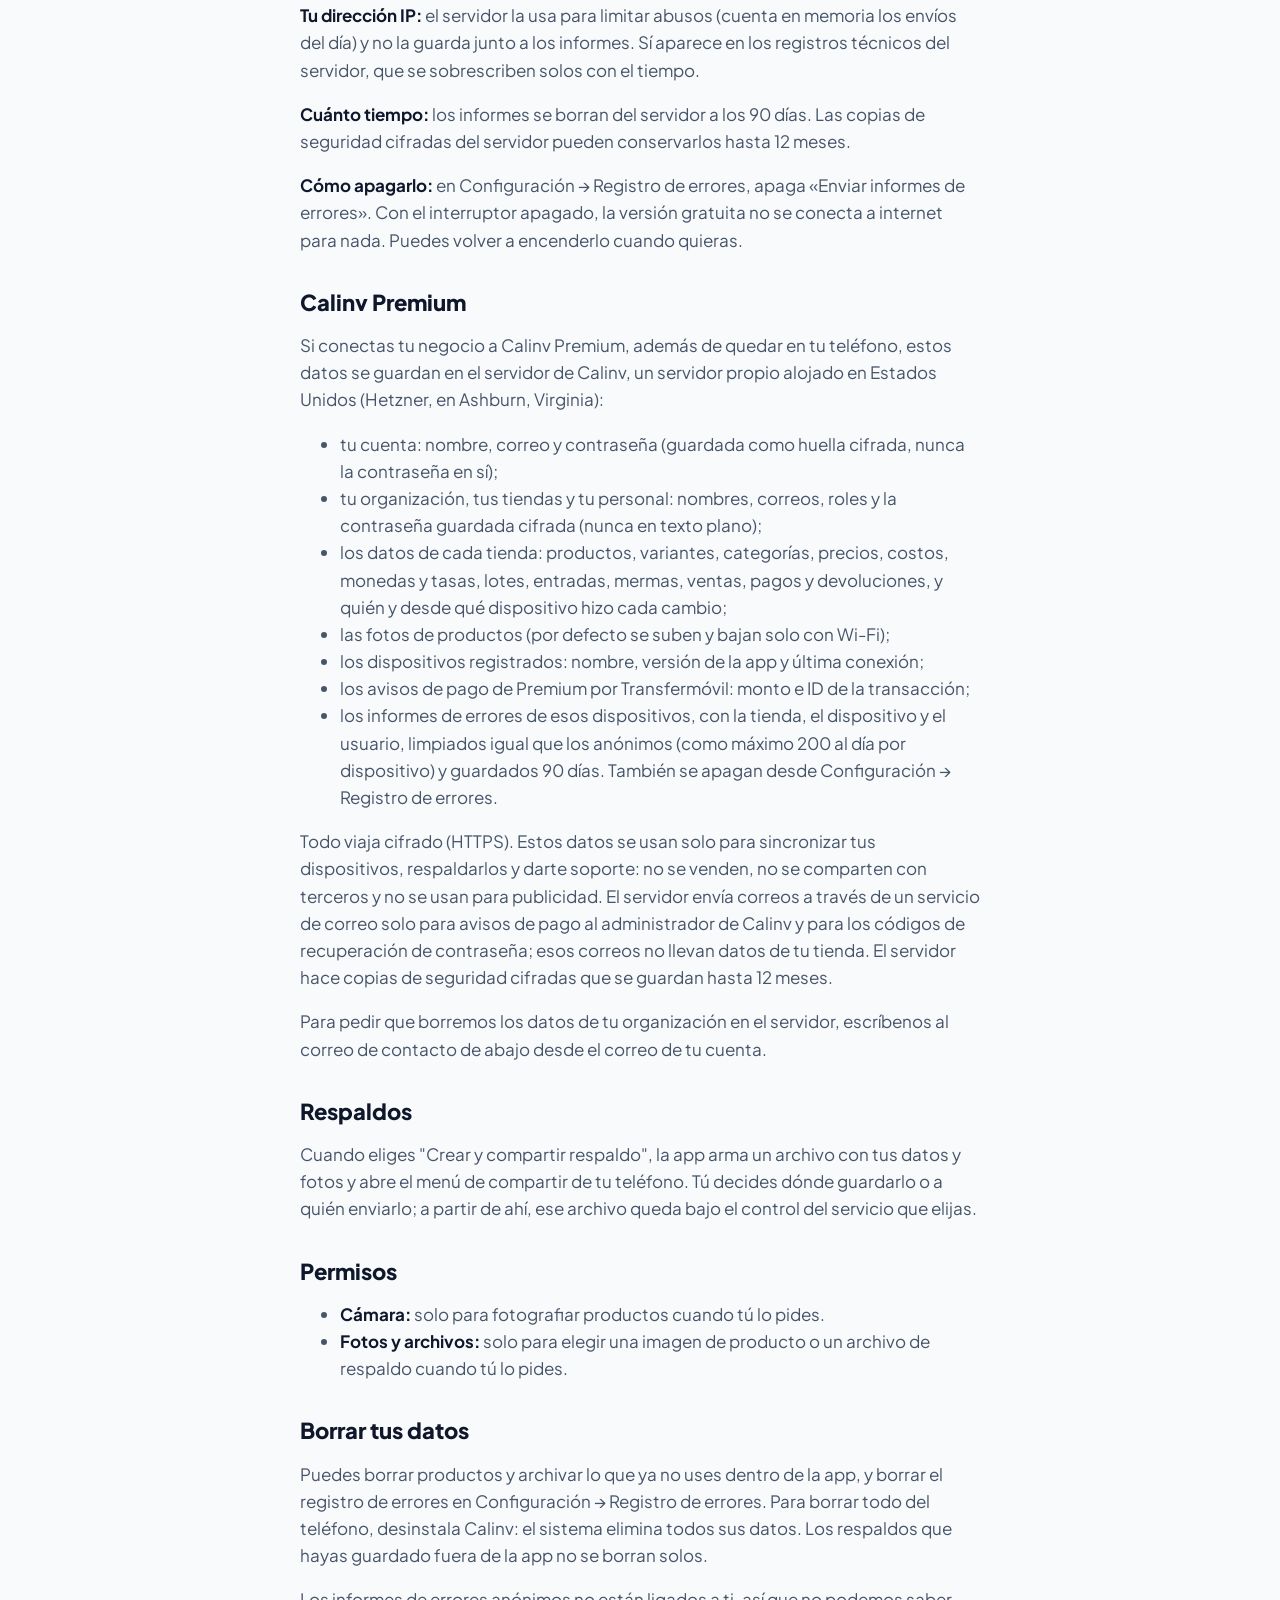
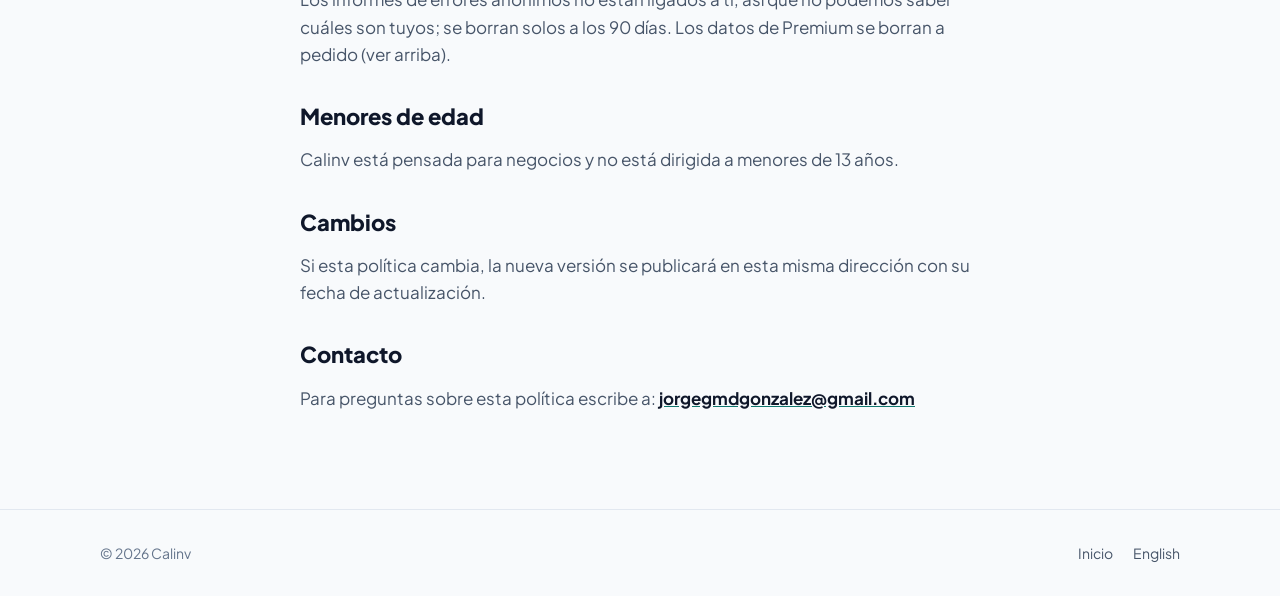
<file: privacidad/index.html>
<!doctype html>
<html lang="es-419">
<head>
  <meta charset="utf-8">
  <meta name="viewport" content="width=device-width, initial-scale=1">
  <title>Política de privacidad · Calinv</title>
  <meta name="description" content="Qué datos maneja Calinv y dónde quedan: en la versión gratuita, en tu teléfono, salvo informes de errores anónimos que puedes apagar; en Premium, también en el servidor de Calinv.">
  <link rel="canonical" href="https://calinv.vercel.app/privacidad">
  <link rel="alternate" hreflang="es" href="https://calinv.vercel.app/privacidad">
  <link rel="alternate" hreflang="en" href="https://calinv.vercel.app/en/privacy">
  <meta name="theme-color" content="#092126">
  <link rel="icon" href="/favicon.png" type="image/png">
  <link rel="apple-touch-icon" href="/assets/apple-touch-icon.png">
  <link rel="preconnect" href="https://fonts.googleapis.com">
  <link rel="preconnect" href="https://fonts.gstatic.com" crossorigin>
  <link href="https://fonts.googleapis.com/css2?family=Plus+Jakarta+Sans:wght@400;500;600;700;800&display=swap" rel="stylesheet">
  <link rel="stylesheet" href="/styles.css">
  <script src="/lang.js" defer></script>
</head>
<body>
  <header class="site-header">
    <div class="wrap">
      <a class="logo" href="/" aria-label="Calinv, inicio">
        <img src="/assets/logo-mark.png" alt="" width="34" height="34">
        <span>Cal<span class="inv">inv</span></span>
      </a>
      <nav class="nav" aria-label="Principal">
        <a href="/">Inicio</a>
        <div class="lang-switch" data-active="es" role="group" aria-label="Idioma">
          <a href="/privacidad" hreflang="es" lang="es" aria-current="page" title="Español">ES</a>
          <a href="/en/privacy" hreflang="en" lang="en" title="English">EN</a>
        </div>
      </nav>
    </div>
  </header>

  <main>
    <div class="legal-hero">
      <div class="wrap">
        <h1>Política de privacidad de Calinv</h1>
        <p>Última actualización: 10 de octubre de 2026</p>
      </div>
    </div>

    <article class="wrap legal">
      <p>Calinv es una app de inventario y ventas que funciona sin internet. Esta política explica qué datos maneja, dónde quedan y cómo apagar lo que se envía. Hay dos formas de usarla: la <strong>versión gratuita</strong>, en la que tus datos quedan en tu teléfono, y <strong>Calinv Premium</strong> (opcional y de pago), en la que los datos de tu tienda también se guardan en el servidor de Calinv para sincronizar varios dispositivos.</p>

      <h2>Qué datos guarda la app</h2>
      <ul>
        <li>Los datos que tú escribes: nombre de la tienda, productos, precios, costos, monedas y tasas, entradas, mermas, ventas, pagos y devoluciones.</li>
        <li>Las fotos de productos que tomas con la cámara o eliges de tu galería.</li>
        <li>Un registro de errores técnicos de la app (Configuración → Registro de errores).</li>
      </ul>

      <h2>Dónde quedan en la versión gratuita</h2>
      <p>Tus datos se guardan <strong>solo en tu teléfono</strong>, dentro del espacio privado de la app. Aunque crees una cuenta de Calinv (nombre, correo y contraseña, guardada cifrada en el servidor), la versión gratuita no envía a nadie tus productos, precios, ventas ni fotos. Lo único que manda por internet son los informes de errores anónimos que se explican abajo, y puedes apagarlos. No usa publicidad, analítica ni servicios de terceros que recopilen información.</p>

      <h2>Informes de errores anónimos</h2>
      <p>Cuando algo falla en la app, el fallo se anota en el teléfono y, si el interruptor está encendido (lo está al instalar), se envía al servidor de Calinv para que podamos corregirlo.</p>
      <p><strong>Qué incluye cada informe:</strong></p>
      <ul>
        <li>el mensaje técnico del error y en qué parte del código ocurrió;</li>
        <li>la pantalla de la app donde pasó (sin los números internos de productos o ventas), el tipo de fallo y la fecha y hora;</li>
        <li>la versión de la app, el sistema (Android o iOS) y la versión de la base de datos de la app;</li>
        <li>un <strong>número de instalación</strong> elegido al azar la primera vez que abres la app. No está ligado a tu nombre, tu teléfono, tu número ni a ninguna cuenta; sirve para contar cuántas instalaciones tienen el mismo fallo y para poner un límite diario.</li>
      </ul>
      <p><strong>Qué no incluye:</strong> el nombre de tu tienda, tus productos, precios, costos, ventas, fotos, contactos ni tu ubicación.</p>
      <p><strong>Qué se borra antes de enviar:</strong> antes de guardar el error en el teléfono, y otra vez al llegar al servidor, se quitan los correos electrónicos, los números de teléfono, cualquier número de 7 cifras o más (como tarjetas o carnés), los PIN, contraseñas y códigos de acceso, y los nombres de usuario que aparezcan en rutas de archivos.</p>
      <p><strong>Cuánto y cuándo:</strong> se envían como mucho una vez por hora, solo con conexión y como máximo 50 informes al día por instalación.</p>
      <p><strong>Tu dirección IP:</strong> el servidor la usa para limitar abusos (cuenta en memoria los envíos del día) y no la guarda junto a los informes. Sí aparece en los registros técnicos del servidor, que se sobrescriben solos con el tiempo.</p>
      <p><strong>Cuánto tiempo:</strong> los informes se borran del servidor a los 90 días. Las copias de seguridad cifradas del servidor pueden conservarlos hasta 12 meses.</p>
      <p><strong>Cómo apagarlo:</strong> en Configuración → Registro de errores, apaga «Enviar informes de errores». Con el interruptor apagado, la versión gratuita no se conecta a internet para nada. Puedes volver a encenderlo cuando quieras.</p>

      <h2>Calinv Premium</h2>
      <p>Si conectas tu negocio a Calinv Premium, además de quedar en tu teléfono, estos datos se guardan en el servidor de Calinv, un servidor propio alojado en Estados Unidos (Hetzner, en Ashburn, Virginia):</p>
      <ul>
        <li>tu cuenta: nombre, correo y contraseña (guardada como huella cifrada, nunca la contraseña en sí);</li>
        <li>tu organización, tus tiendas y tu personal: nombres, correos, roles y la contraseña guardada cifrada (nunca en texto plano);</li>
        <li>los datos de cada tienda: productos, variantes, categorías, precios, costos, monedas y tasas, lotes, entradas, mermas, ventas, pagos y devoluciones, y quién y desde qué dispositivo hizo cada cambio;</li>
        <li>las fotos de productos (por defecto se suben y bajan solo con Wi-Fi);</li>
        <li>los dispositivos registrados: nombre, versión de la app y última conexión;</li>
        <li>los avisos de pago de Premium por Transfermóvil: monto e ID de la transacción;</li>
        <li>los informes de errores de esos dispositivos, con la tienda, el dispositivo y el usuario, limpiados igual que los anónimos (como máximo 200 al día por dispositivo) y guardados 90 días. También se apagan desde Configuración → Registro de errores.</li>
      </ul>
      <p>Todo viaja cifrado (HTTPS). Estos datos se usan solo para sincronizar tus dispositivos, respaldarlos y darte soporte: no se venden, no se comparten con terceros y no se usan para publicidad. El servidor envía correos a través de un servicio de correo solo para avisos de pago al administrador de Calinv y para los códigos de recuperación de contraseña; esos correos no llevan datos de tu tienda. El servidor hace copias de seguridad cifradas que se guardan hasta 12 meses.</p>
      <p>Para pedir que borremos los datos de tu organización en el servidor, escríbenos al correo de contacto de abajo desde el correo de tu cuenta.</p>

      <h2>Respaldos</h2>
      <p>Cuando eliges "Crear y compartir respaldo", la app arma un archivo con tus datos y fotos y abre el menú de compartir de tu teléfono. Tú decides dónde guardarlo o a quién enviarlo; a partir de ahí, ese archivo queda bajo el control del servicio que elijas.</p>

      <h2>Permisos</h2>
      <ul>
        <li><strong>Cámara:</strong> solo para fotografiar productos cuando tú lo pides.</li>
        <li><strong>Fotos y archivos:</strong> solo para elegir una imagen de producto o un archivo de respaldo cuando tú lo pides.</li>
      </ul>

      <h2>Borrar tus datos</h2>
      <p>Puedes borrar productos y archivar lo que ya no uses dentro de la app, y borrar el registro de errores en Configuración → Registro de errores. Para borrar todo del teléfono, desinstala Calinv: el sistema elimina todos sus datos. Los respaldos que hayas guardado fuera de la app no se borran solos.</p>
      <p>Los informes de errores anónimos no están ligados a ti, así que no podemos saber cuáles son tuyos; se borran solos a los 90 días. Los datos de Premium se borran a pedido (ver arriba).</p>

      <h2>Menores de edad</h2>
      <p>Calinv está pensada para negocios y no está dirigida a menores de 13 años.</p>

      <h2>Cambios</h2>
      <p>Si esta política cambia, la nueva versión se publicará en esta misma dirección con su fecha de actualización.</p>

      <h2>Contacto</h2>
      <p>Para preguntas sobre esta política escribe a: <a href="mailto:jorgegmdgonzalez@gmail.com"><strong>jorgegmdgonzalez@gmail.com</strong></a></p>
    </article>
  </main>

  <footer class="site-footer">
    <div class="wrap">
      <span>© 2026 Calinv</span>
      <nav aria-label="Pie de página">
        <a href="/">Inicio</a>
        <a href="/en/privacy" hreflang="en" lang="en">English</a>
      </nav>
    </div>
  </footer>
</body>
</html>
</file>
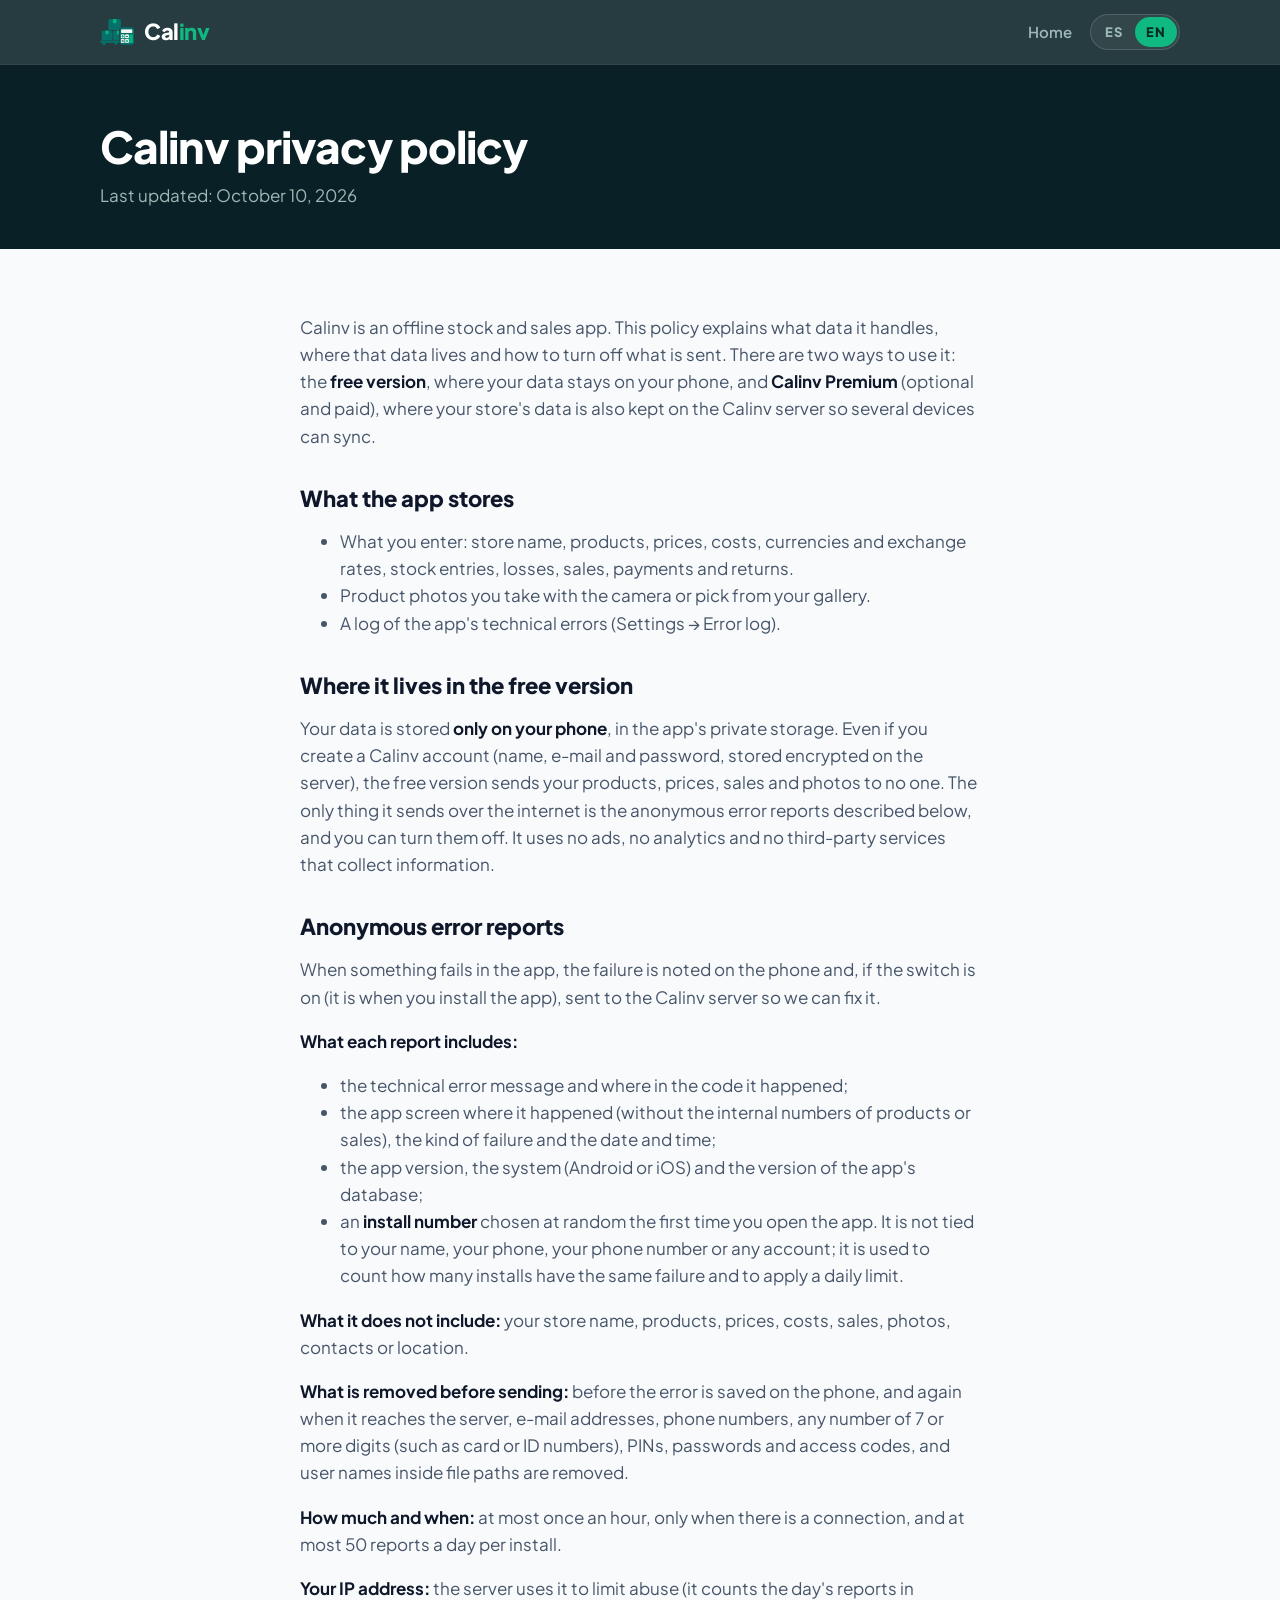
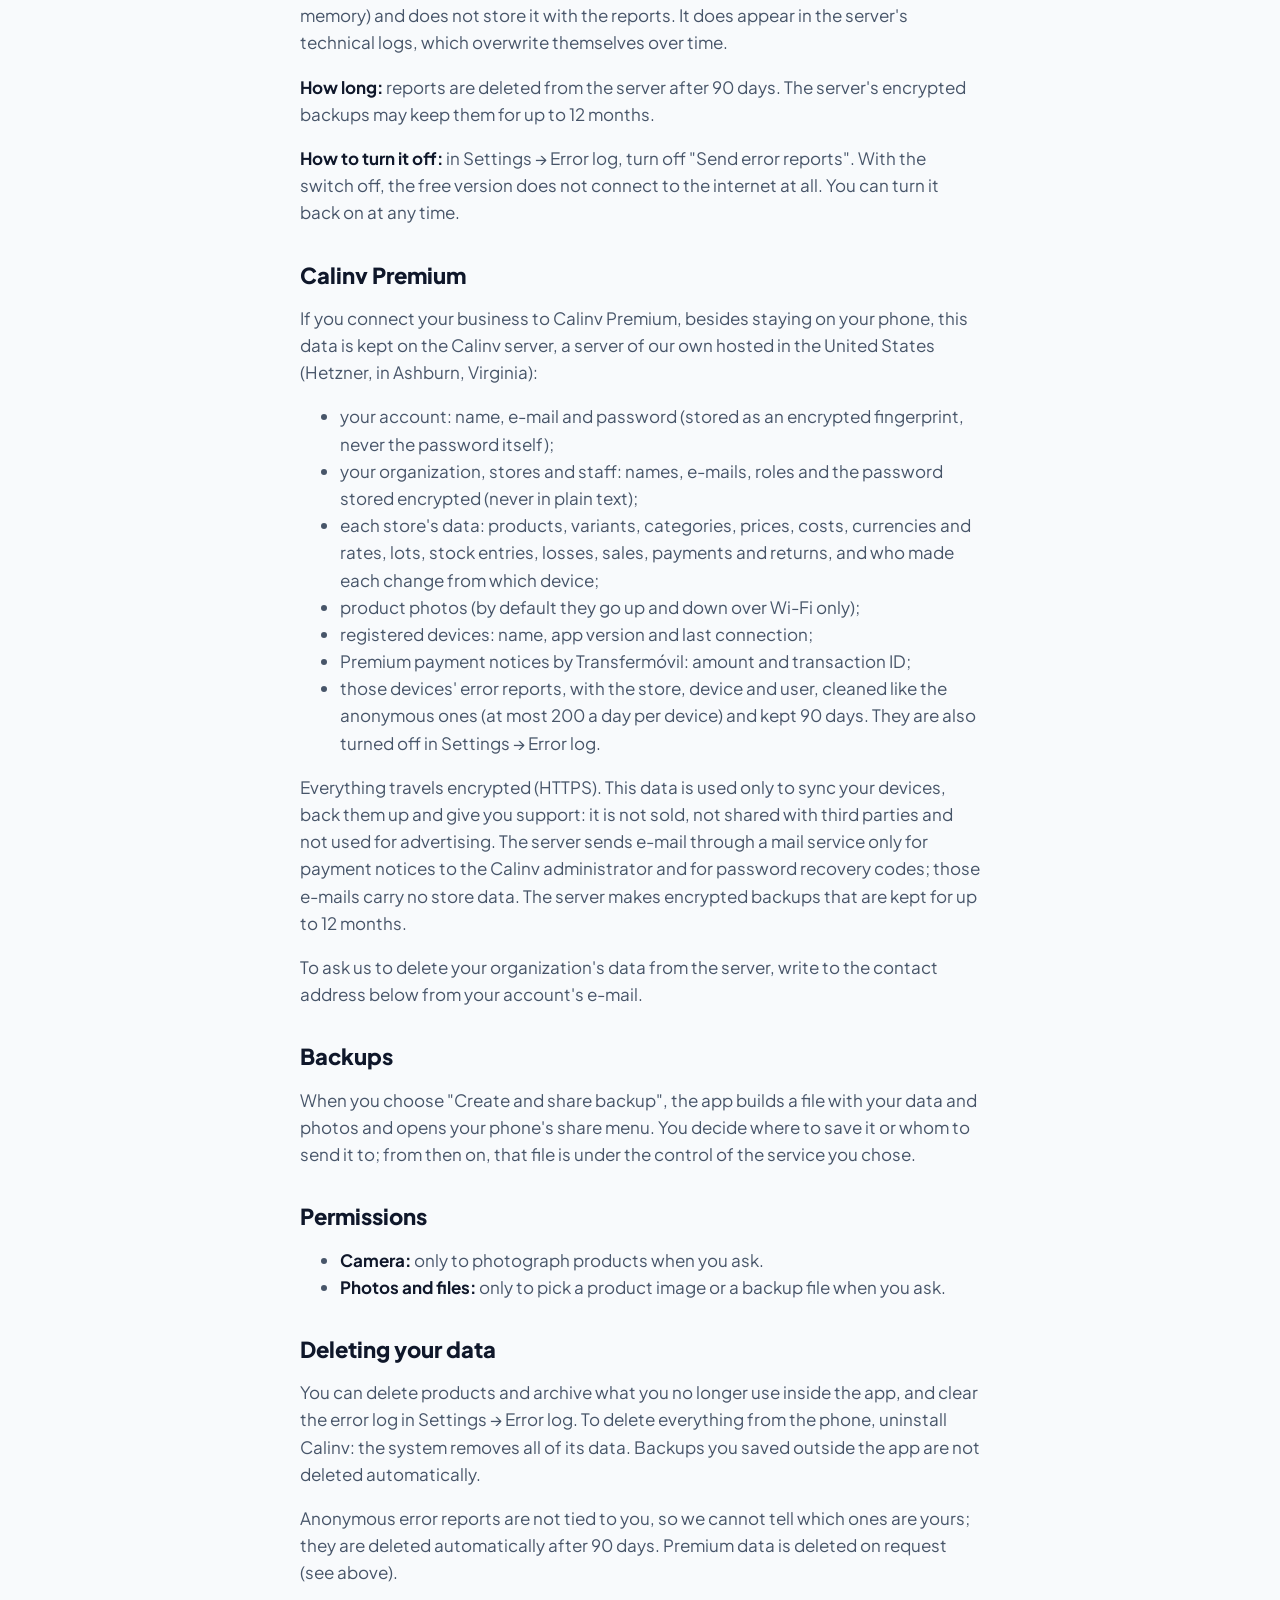
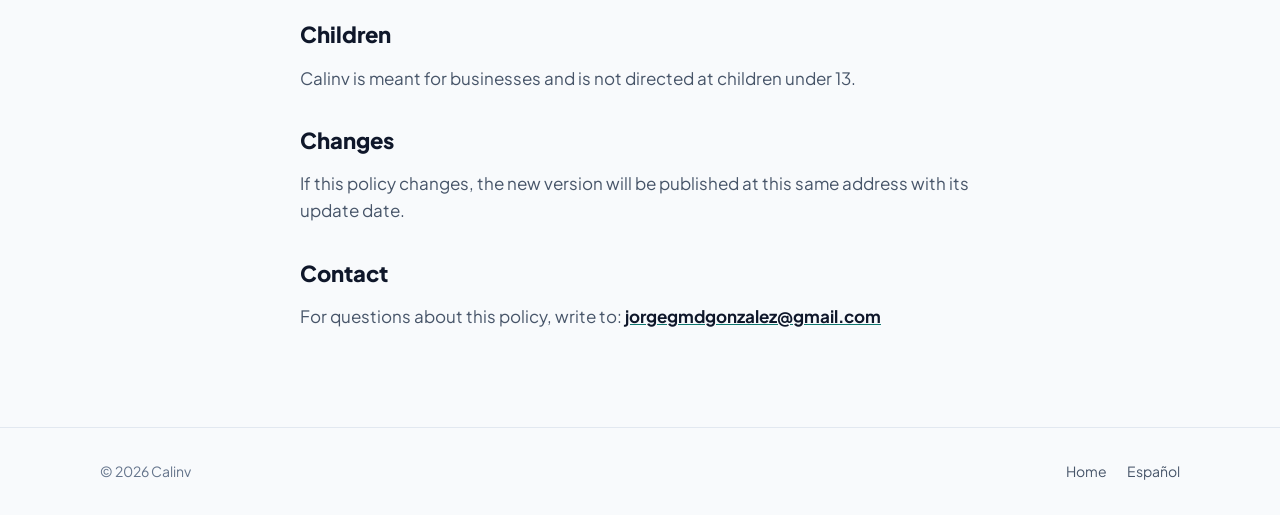
<file: en/privacy/index.html>
<!doctype html>
<html lang="en">
<head>
  <meta charset="utf-8">
  <meta name="viewport" content="width=device-width, initial-scale=1">
  <title>Privacy policy · Calinv</title>
  <meta name="description" content="What data Calinv handles and where it lives: in the free version, on your phone, except anonymous error reports you can turn off; with Premium, also on the Calinv server.">
  <link rel="canonical" href="https://calinv.vercel.app/en/privacy">
  <link rel="alternate" hreflang="es" href="https://calinv.vercel.app/privacidad">
  <link rel="alternate" hreflang="en" href="https://calinv.vercel.app/en/privacy">
  <meta name="theme-color" content="#092126">
  <link rel="icon" href="/favicon.png" type="image/png">
  <link rel="apple-touch-icon" href="/assets/apple-touch-icon.png">
  <link rel="preconnect" href="https://fonts.googleapis.com">
  <link rel="preconnect" href="https://fonts.gstatic.com" crossorigin>
  <link href="https://fonts.googleapis.com/css2?family=Plus+Jakarta+Sans:wght@400;500;600;700;800&display=swap" rel="stylesheet">
  <link rel="stylesheet" href="/styles.css">
  <script src="/lang.js" defer></script>
</head>
<body>
  <header class="site-header">
    <div class="wrap">
      <a class="logo" href="/en" aria-label="Calinv home">
        <img src="/assets/logo-mark.png" alt="" width="34" height="34">
        <span>Cal<span class="inv">inv</span></span>
      </a>
      <nav class="nav" aria-label="Main">
        <a href="/en">Home</a>
        <div class="lang-switch" data-active="en" role="group" aria-label="Language">
          <a href="/privacidad" hreflang="es" lang="es" title="Español">ES</a>
          <a href="/en/privacy" hreflang="en" lang="en" aria-current="page" title="English">EN</a>
        </div>
      </nav>
    </div>
  </header>

  <main>
    <div class="legal-hero">
      <div class="wrap">
        <h1>Calinv privacy policy</h1>
        <p>Last updated: October 10, 2026</p>
      </div>
    </div>

    <article class="wrap legal">
      <p>Calinv is an offline stock and sales app. This policy explains what data it handles, where that data lives and how to turn off what is sent. There are two ways to use it: the <strong>free version</strong>, where your data stays on your phone, and <strong>Calinv Premium</strong> (optional and paid), where your store's data is also kept on the Calinv server so several devices can sync.</p>

      <h2>What the app stores</h2>
      <ul>
        <li>What you enter: store name, products, prices, costs, currencies and exchange rates, stock entries, losses, sales, payments and returns.</li>
        <li>Product photos you take with the camera or pick from your gallery.</li>
        <li>A log of the app's technical errors (Settings → Error log).</li>
      </ul>

      <h2>Where it lives in the free version</h2>
      <p>Your data is stored <strong>only on your phone</strong>, in the app's private storage. Even if you create a Calinv account (name, e-mail and password, stored encrypted on the server), the free version sends your products, prices, sales and photos to no one. The only thing it sends over the internet is the anonymous error reports described below, and you can turn them off. It uses no ads, no analytics and no third-party services that collect information.</p>

      <h2>Anonymous error reports</h2>
      <p>When something fails in the app, the failure is noted on the phone and, if the switch is on (it is when you install the app), sent to the Calinv server so we can fix it.</p>
      <p><strong>What each report includes:</strong></p>
      <ul>
        <li>the technical error message and where in the code it happened;</li>
        <li>the app screen where it happened (without the internal numbers of products or sales), the kind of failure and the date and time;</li>
        <li>the app version, the system (Android or iOS) and the version of the app's database;</li>
        <li>an <strong>install number</strong> chosen at random the first time you open the app. It is not tied to your name, your phone, your phone number or any account; it is used to count how many installs have the same failure and to apply a daily limit.</li>
      </ul>
      <p><strong>What it does not include:</strong> your store name, products, prices, costs, sales, photos, contacts or location.</p>
      <p><strong>What is removed before sending:</strong> before the error is saved on the phone, and again when it reaches the server, e-mail addresses, phone numbers, any number of 7 or more digits (such as card or ID numbers), PINs, passwords and access codes, and user names inside file paths are removed.</p>
      <p><strong>How much and when:</strong> at most once an hour, only when there is a connection, and at most 50 reports a day per install.</p>
      <p><strong>Your IP address:</strong> the server uses it to limit abuse (it counts the day's reports in memory) and does not store it with the reports. It does appear in the server's technical logs, which overwrite themselves over time.</p>
      <p><strong>How long:</strong> reports are deleted from the server after 90 days. The server's encrypted backups may keep them for up to 12 months.</p>
      <p><strong>How to turn it off:</strong> in Settings → Error log, turn off "Send error reports". With the switch off, the free version does not connect to the internet at all. You can turn it back on at any time.</p>

      <h2>Calinv Premium</h2>
      <p>If you connect your business to Calinv Premium, besides staying on your phone, this data is kept on the Calinv server, a server of our own hosted in the United States (Hetzner, in Ashburn, Virginia):</p>
      <ul>
        <li>your account: name, e-mail and password (stored as an encrypted fingerprint, never the password itself);</li>
        <li>your organization, stores and staff: names, e-mails, roles and the password stored encrypted (never in plain text);</li>
        <li>each store's data: products, variants, categories, prices, costs, currencies and rates, lots, stock entries, losses, sales, payments and returns, and who made each change from which device;</li>
        <li>product photos (by default they go up and down over Wi-Fi only);</li>
        <li>registered devices: name, app version and last connection;</li>
        <li>Premium payment notices by Transfermóvil: amount and transaction ID;</li>
        <li>those devices' error reports, with the store, device and user, cleaned like the anonymous ones (at most 200 a day per device) and kept 90 days. They are also turned off in Settings → Error log.</li>
      </ul>
      <p>Everything travels encrypted (HTTPS). This data is used only to sync your devices, back them up and give you support: it is not sold, not shared with third parties and not used for advertising. The server sends e-mail through a mail service only for payment notices to the Calinv administrator and for password recovery codes; those e-mails carry no store data. The server makes encrypted backups that are kept for up to 12 months.</p>
      <p>To ask us to delete your organization's data from the server, write to the contact address below from your account's e-mail.</p>

      <h2>Backups</h2>
      <p>When you choose "Create and share backup", the app builds a file with your data and photos and opens your phone's share menu. You decide where to save it or whom to send it to; from then on, that file is under the control of the service you chose.</p>

      <h2>Permissions</h2>
      <ul>
        <li><strong>Camera:</strong> only to photograph products when you ask.</li>
        <li><strong>Photos and files:</strong> only to pick a product image or a backup file when you ask.</li>
      </ul>

      <h2>Deleting your data</h2>
      <p>You can delete products and archive what you no longer use inside the app, and clear the error log in Settings → Error log. To delete everything from the phone, uninstall Calinv: the system removes all of its data. Backups you saved outside the app are not deleted automatically.</p>
      <p>Anonymous error reports are not tied to you, so we cannot tell which ones are yours; they are deleted automatically after 90 days. Premium data is deleted on request (see above).</p>

      <h2>Children</h2>
      <p>Calinv is meant for businesses and is not directed at children under 13.</p>

      <h2>Changes</h2>
      <p>If this policy changes, the new version will be published at this same address with its update date.</p>

      <h2>Contact</h2>
      <p>For questions about this policy, write to: <a href="mailto:jorgegmdgonzalez@gmail.com"><strong>jorgegmdgonzalez@gmail.com</strong></a></p>
    </article>
  </main>

  <footer class="site-footer">
    <div class="wrap">
      <span>© 2026 Calinv</span>
      <nav aria-label="Footer">
        <a href="/en">Home</a>
        <a href="/privacidad" hreflang="es" lang="es">Español</a>
      </nav>
    </div>
  </footer>
</body>
</html>
</file>
<file: styles.css>
:root {
  --brand: #0f766e;
  --brand-strong: #115e59;
  --brand-soft: #ccfbf1;
  --accent: #10b981;
  --ink: #0f172a;
  --ink-soft: #475569;
  --ink-muted: #64748b;
  --paper: #f8fafc;
  --card: #ffffff;
  --line: #e2e8f0;
  --hero-bg: #092126;
  --hero-ink: #e6f2f1;
  --hero-soft: #9db8b6;
  --radius: 20px;
  --max: 1120px;
  color-scheme: light dark;
}

@media (prefers-color-scheme: dark) {
  :root {
    --brand: #2dd4bf;
    --brand-strong: #5eead4;
    --brand-soft: #0f2f35;
    --ink: #e6f2f1;
    --ink-soft: #9db8b6;
    --ink-muted: #7f9c9a;
    --paper: #092126;
    --card: #0f2f35;
    --line: #1e4a52;
    --hero-bg: #061719;
  }
}

*,
*::before,
*::after {
  box-sizing: border-box;
}

html {
  -webkit-text-size-adjust: 100%;
  scroll-behavior: smooth;
}

body {
  margin: 0;
  font-family: "Plus Jakarta Sans", system-ui, -apple-system, "Segoe UI", Roboto, sans-serif;
  font-size: 17px;
  line-height: 1.6;
  color: var(--ink);
  background: var(--paper);
  -webkit-font-smoothing: antialiased;
}

img {
  max-width: 100%;
  display: block;
}

a {
  color: var(--brand);
}

h1,
h2,
h3 {
  line-height: 1.15;
  text-wrap: balance;
  margin: 0;
}

p {
  text-wrap: pretty;
}

.wrap {
  width: 100%;
  max-width: var(--max);
  margin: 0 auto;
  padding: 0 20px;
}

/* Header */
.site-header {
  position: sticky;
  top: 0;
  z-index: 10;
  background: color-mix(in srgb, var(--hero-bg) 88%, transparent);
  backdrop-filter: blur(12px);
  -webkit-backdrop-filter: blur(12px);
  border-bottom: 1px solid rgb(255 255 255 / 0.06);
}

.site-header .wrap {
  display: flex;
  align-items: center;
  justify-content: space-between;
  height: 64px;
}

.logo {
  display: inline-flex;
  align-items: center;
  gap: 10px;
  text-decoration: none;
  font-weight: 800;
  font-size: 22px;
  letter-spacing: -0.02em;
  color: #fff;
}

.logo img {
  width: 34px;
  height: 34px;
}

.logo .inv {
  color: var(--accent);
}

.nav {
  display: flex;
  align-items: center;
  gap: 18px;
}

.nav a {
  color: var(--hero-soft);
  text-decoration: none;
  font-size: 15px;
  font-weight: 600;
}

.nav a:hover {
  color: #fff;
}

/* Language switch: segmented pill with a sliding thumb */
.lang-switch {
  position: relative;
  display: inline-grid;
  grid-template-columns: 1fr 1fr;
  padding: 3px;
  border-radius: 999px;
  background: rgb(255 255 255 / 0.06);
  box-shadow: inset 0 0 0 1px rgb(255 255 255 / 0.14);
  isolation: isolate;
}

.lang-switch::before {
  content: "";
  position: absolute;
  z-index: -1;
  top: 3px;
  bottom: 3px;
  left: 3px;
  width: calc(50% - 3px);
  border-radius: 999px;
  background: var(--accent);
  transition: transform 0.22s cubic-bezier(0.3, 0.7, 0.2, 1);
}

.lang-switch[data-active="en"]::before {
  transform: translateX(100%);
}

.nav .lang-switch a {
  min-width: 42px;
  padding: 5px 10px;
  text-align: center;
  font-size: 13px;
  font-weight: 800;
  letter-spacing: 0.04em;
  color: var(--hero-soft);
  border-radius: 999px;
  transition: color 0.22s ease;
}

.nav .lang-switch a:hover {
  color: #fff;
}

.lang-switch[data-active="es"] a[hreflang="es"],
.lang-switch[data-active="en"] a[hreflang="en"] {
  color: #062a22;
}

/* Smooth cross-page swap in browsers with View Transitions */
@view-transition {
  navigation: auto;
}

.site-header {
  view-transition-name: site-header;
}

/* Suggests the other language once */
.lang-toast {
  position: fixed;
  z-index: 20;
  left: 50%;
  bottom: 20px;
  display: flex;
  align-items: center;
  gap: 12px;
  max-width: calc(100vw - 32px);
  padding: 10px 10px 10px 18px;
  border-radius: 16px;
  background: #0f2f35;
  color: #e6f2f1;
  font-size: 14px;
  box-shadow: 0 0 0 1px rgb(255 255 255 / 0.1), 0 16px 40px rgb(0 0 0 / 0.35);
  opacity: 0;
  transform: translate(-50%, 12px);
  transition: opacity 0.25s ease, transform 0.25s ease;
}

.lang-toast.is-visible {
  opacity: 1;
  transform: translate(-50%, 0);
}

.lang-toast-go {
  flex: none;
  padding: 8px 14px;
  border-radius: 10px;
  background: var(--accent);
  color: #062a22;
  font-weight: 700;
  text-decoration: none;
}

.lang-toast-close {
  flex: none;
  width: 32px;
  height: 32px;
  border: 0;
  border-radius: 8px;
  background: transparent;
  color: #9db8b6;
  font-size: 20px;
  line-height: 1;
  cursor: pointer;
}

.lang-toast-close:hover {
  background: rgb(255 255 255 / 0.08);
  color: #fff;
}

@media (max-width: 480px) {
  .lang-toast span {
    display: none;
  }
}

@media (max-width: 640px) {
  .nav .hide-sm {
    display: none;
  }
}

/* Buttons */
.btn {
  display: inline-flex;
  align-items: center;
  gap: 10px;
  min-height: 52px;
  padding: 0 24px;
  border-radius: 14px;
  font-weight: 700;
  font-size: 16px;
  text-decoration: none;
  transition: transform 0.15s ease, background-color 0.15s ease;
}

.btn:active {
  transform: scale(0.97);
}

.btn-primary {
  background: var(--accent);
  color: #062a22;
}

.btn-primary:hover {
  background: #34d399;
}

.btn.is-soon {
  cursor: default;
}

.btn.is-soon:hover {
  background: var(--accent);
}

.btn.is-soon:active {
  transform: none;
}

.btn-ghost {
  color: #fff;
  border: 1px solid rgb(255 255 255 / 0.22);
}

.btn-ghost:hover {
  background: rgb(255 255 255 / 0.06);
}

.btn svg {
  width: 20px;
  height: 20px;
  flex: none;
}

/* Hero */
.hero {
  background:
    radial-gradient(60% 70% at 85% 30%, rgb(16 185 129 / 0.22), transparent 70%),
    var(--hero-bg);
  color: var(--hero-ink);
  overflow: hidden;
}

.hero .wrap {
  display: grid;
  grid-template-columns: 1.1fr 0.9fr;
  gap: 48px;
  align-items: center;
  padding-top: 72px;
  padding-bottom: 0;
}

.eyebrow {
  display: inline-block;
  font-size: 13px;
  font-weight: 700;
  letter-spacing: 0.08em;
  text-transform: uppercase;
  color: var(--accent);
  background: rgb(16 185 129 / 0.12);
  border-radius: 999px;
  padding: 6px 14px;
  margin-bottom: 20px;
}

.hero h1 {
  font-size: clamp(36px, 6vw, 60px);
  font-weight: 800;
  letter-spacing: -0.03em;
  color: #fff;
}

.hero h1 em {
  font-style: normal;
  color: var(--accent);
}

.hero .lead {
  font-size: clamp(17px, 2.2vw, 20px);
  color: var(--hero-soft);
  max-width: 34em;
  margin: 20px 0 32px;
}

.cta-row {
  display: flex;
  flex-wrap: wrap;
  gap: 12px;
}

.trust {
  display: flex;
  flex-wrap: wrap;
  gap: 8px 20px;
  list-style: none;
  padding: 0;
  margin: 28px 0 72px;
  font-size: 14px;
  color: var(--hero-soft);
}

.trust li::before {
  content: "✓";
  color: var(--accent);
  font-weight: 800;
  margin-right: 6px;
}

.hero-phone {
  justify-self: center;
  align-self: end;
  width: min(340px, 80vw);
  margin-bottom: -60px;
}

.phone {
  border-radius: 36px;
  padding: 10px;
  background: #0b1517;
  box-shadow:
    0 0 0 1px rgb(255 255 255 / 0.08),
    0 30px 80px rgb(0 0 0 / 0.45);
}

.phone img {
  border-radius: 28px;
  width: 100%;
  height: auto;
  aspect-ratio: 1 / 2;
  object-fit: cover;
}

@media (max-width: 860px) {
  .hero .wrap {
    grid-template-columns: 1fr;
    padding-top: 48px;
    gap: 24px;
  }

  .trust {
    margin-bottom: 24px;
  }

  .hero-phone {
    width: min(280px, 72vw);
    margin-bottom: -120px;
  }
}

/* Sections */
section {
  padding: 96px 0;
}

.section-head {
  max-width: 640px;
  margin-bottom: 48px;
}

.section-head h2 {
  font-size: clamp(28px, 4vw, 40px);
  font-weight: 800;
  letter-spacing: -0.02em;
}

.section-head p {
  color: var(--ink-soft);
  font-size: 18px;
  margin: 14px 0 0;
}

.kicker {
  font-size: 13px;
  font-weight: 700;
  letter-spacing: 0.08em;
  text-transform: uppercase;
  color: var(--brand);
  margin-bottom: 10px;
}

/* Features */
.features {
  display: grid;
  grid-template-columns: repeat(2, 1fr);
  gap: 20px;
}

@media (max-width: 760px) {
  .features {
    grid-template-columns: 1fr;
  }
}

.feature {
  background: var(--card);
  border: 1px solid var(--line);
  border-radius: var(--radius);
  padding: 28px;
}

.feature .icon {
  width: 48px;
  height: 48px;
  border-radius: 14px;
  display: grid;
  place-items: center;
  background: var(--brand-soft);
  color: var(--brand);
  margin-bottom: 18px;
}

.feature .icon svg {
  width: 24px;
  height: 24px;
}

.feature h3 {
  font-size: 20px;
  font-weight: 800;
  margin-bottom: 12px;
}

.feature ul {
  margin: 0;
  padding: 0;
  list-style: none;
  color: var(--ink-soft);
  font-size: 15.5px;
}

.feature li {
  position: relative;
  padding-left: 20px;
  margin-top: 8px;
}

.feature li::before {
  content: "";
  position: absolute;
  left: 2px;
  top: 0.65em;
  width: 7px;
  height: 7px;
  border-radius: 50%;
  background: var(--accent);
}

.features-3 {
  grid-template-columns: repeat(3, 1fr);
}

@media (max-width: 1000px) {
  .features-3 {
    grid-template-columns: repeat(2, 1fr);
  }
}

@media (max-width: 760px) {
  .features-3 {
    grid-template-columns: 1fr;
  }
}

/* Premium */
.section-head .price-tag {
  display: inline-flex;
  flex-wrap: wrap;
  align-items: baseline;
  gap: 4px 10px;
  margin-top: 20px;
  padding: 10px 18px;
  border-radius: 14px;
  background: var(--brand-soft);
  color: var(--ink);
  font-size: 17px;
}

.price-tag strong {
  font-size: 24px;
  font-weight: 800;
  letter-spacing: -0.02em;
  color: var(--brand);
}

.price-tag span {
  font-size: 14px;
  color: var(--ink-muted);
}

.compare-wrap {
  max-width: 760px;
  margin: 64px auto 0;
}

.compare-title,
.steps-head h3 {
  font-size: clamp(24px, 3.4vw, 32px);
  font-weight: 800;
  letter-spacing: -0.02em;
  margin-bottom: 20px;
}

.compare {
  width: 100%;
  border-collapse: separate;
  border-spacing: 0;
  background: var(--card);
  border: 1px solid var(--line);
  border-radius: var(--radius);
  overflow: hidden;
  font-size: 15.5px;
}

.compare th,
.compare td {
  padding: 12px 16px;
  border-bottom: 1px solid var(--line);
  text-align: center;
  vertical-align: middle;
}

.compare tbody tr:last-child th,
.compare tbody tr:last-child td {
  border-bottom: 0;
}

.compare th[scope="row"],
.compare thead th:first-child {
  text-align: left;
  font-weight: 600;
  color: var(--ink);
}

.compare thead th {
  font-size: 13px;
  font-weight: 700;
  letter-spacing: 0.06em;
  text-transform: uppercase;
  color: var(--ink-muted);
  background: var(--paper);
}

.compare thead th:last-child {
  color: var(--brand);
}

.compare td {
  width: 22%;
  color: var(--ink-soft);
  font-weight: 600;
}

.compare td.yes {
  color: var(--brand);
}

.compare td.yes::before {
  content: "✓ ";
  font-weight: 800;
}

.compare td.no {
  color: var(--ink-muted);
  font-weight: 500;
}

.compare td.no::before {
  content: "– ";
}

.compare .price-row th,
.compare .price-row td {
  background: var(--paper);
  font-weight: 800;
  color: var(--ink);
}

.compare-note {
  font-size: 14px;
  color: var(--ink-muted);
  margin: 12px 0 0;
}

@media (max-width: 520px) {
  .compare {
    font-size: 14px;
  }

  .compare th,
  .compare td {
    padding: 10px 8px;
  }

  .compare th[scope="row"],
  .compare thead th:first-child {
    padding-left: 12px;
  }

  .compare td {
    width: 24%;
  }
}

.steps-head {
  max-width: 760px;
  margin: 64px auto 0;
}

.steps-head p {
  color: var(--ink-soft);
  margin: -8px 0 24px;
}

.steps {
  list-style: none;
  margin: 0 auto;
  padding: 0;
  max-width: 760px;
  display: grid;
  grid-template-columns: repeat(3, 1fr);
  gap: 16px;
}

.steps li {
  background: var(--card);
  border: 1px solid var(--line);
  border-radius: var(--radius);
  padding: 22px;
}

.step-num {
  display: grid;
  place-items: center;
  width: 36px;
  height: 36px;
  border-radius: 50%;
  background: var(--accent);
  color: #062a22;
  font-weight: 800;
  margin-bottom: 12px;
}

.steps h4 {
  margin: 0 0 6px;
  font-size: 17px;
  font-weight: 800;
  line-height: 1.25;
}

.steps p {
  margin: 0;
  color: var(--ink-soft);
  font-size: 15px;
}

@media (max-width: 760px) {
  .steps {
    grid-template-columns: 1fr;
  }
}

/* Screens */
.screens-section {
  background: var(--card);
  border-top: 1px solid var(--line);
  border-bottom: 1px solid var(--line);
}

.screens {
  display: grid;
  grid-auto-flow: column;
  grid-auto-columns: minmax(200px, 240px);
  gap: 24px;
  overflow-x: auto;
  scroll-snap-type: x mandatory;
  padding: 8px 20px 24px;
  margin: 0 -20px;
  scrollbar-width: thin;
}

.screens figure {
  margin: 0;
  scroll-snap-align: start;
}

.screens .phone {
  padding: 7px;
  border-radius: 28px;
  box-shadow: 0 0 0 1px var(--line), 0 18px 40px rgb(15 23 42 / 0.14);
}

.screens .phone img {
  border-radius: 22px;
}

.screens figcaption {
  text-align: center;
  font-weight: 700;
  font-size: 15px;
  margin-top: 14px;
}

.screens figcaption span {
  display: block;
  font-weight: 500;
  font-size: 14px;
  color: var(--ink-muted);
}

/* Privacy band */
.privacy-band {
  display: grid;
  grid-template-columns: 1fr 1fr;
  gap: 40px;
  align-items: center;
  background: var(--hero-bg);
  color: var(--hero-ink);
  border-radius: 28px;
  padding: clamp(28px, 5vw, 56px);
}

.privacy-band h2 {
  font-size: clamp(28px, 4vw, 40px);
  font-weight: 800;
  letter-spacing: -0.02em;
  color: #fff;
}

.privacy-band p {
  color: var(--hero-soft);
  margin: 14px 0 0;
}

.privacy-band ul {
  list-style: none;
  margin: 0;
  padding: 0;
  display: grid;
  gap: 12px;
}

.privacy-band li {
  display: flex;
  gap: 12px;
  align-items: flex-start;
  background: rgb(255 255 255 / 0.04);
  border: 1px solid rgb(255 255 255 / 0.08);
  border-radius: 14px;
  padding: 14px 16px;
  font-weight: 600;
}

.privacy-band li svg {
  width: 22px;
  height: 22px;
  flex: none;
  color: var(--accent);
  margin-top: 1px;
}

@media (max-width: 860px) {
  .privacy-band {
    grid-template-columns: 1fr;
  }
}

/* Final CTA */
.final {
  text-align: center;
}

.final h2 {
  font-size: clamp(28px, 4vw, 44px);
  font-weight: 800;
  letter-spacing: -0.02em;
}

.final p {
  color: var(--ink-soft);
  font-size: 18px;
  margin: 14px auto 32px;
  max-width: 32em;
}

.final .cta-row {
  justify-content: center;
}

.final .btn-ghost {
  color: var(--ink);
  border-color: var(--line);
}

.final .btn-ghost:hover {
  background: var(--card);
}

/* Footer */
.site-footer {
  border-top: 1px solid var(--line);
  padding: 32px 0;
  color: var(--ink-muted);
  font-size: 14px;
}

.site-footer .wrap {
  display: flex;
  flex-wrap: wrap;
  gap: 12px 24px;
  justify-content: space-between;
  align-items: center;
}

.site-footer nav {
  display: flex;
  flex-wrap: wrap;
  gap: 8px 20px;
}

.site-footer a {
  color: var(--ink-soft);
  text-decoration: none;
}

.site-footer a:hover {
  color: var(--brand);
}

/* Legal page */
.legal-hero {
  background: var(--hero-bg);
  color: #fff;
  padding: 56px 0 40px;
}

.legal-hero h1 {
  font-size: clamp(30px, 5vw, 44px);
  font-weight: 800;
  letter-spacing: -0.02em;
}

.legal-hero p {
  color: var(--hero-soft);
  margin: 10px 0 0;
}

.legal {
  max-width: 720px;
  padding: 48px 20px 80px;
}

.legal h2 {
  font-size: 22px;
  font-weight: 800;
  margin: 36px 0 8px;
}

.legal p,
.legal li {
  color: var(--ink-soft);
}

.legal strong {
  color: var(--ink);
}

:focus-visible {
  outline: 3px solid var(--accent);
  outline-offset: 3px;
  border-radius: 6px;
}

@media (prefers-reduced-motion: reduce) {
  html {
    scroll-behavior: auto;
  }

  .btn,
  .lang-switch::before,
  .lang-toast {
    transition: none;
  }

  @view-transition {
    navigation: none;
  }
}
</file>
